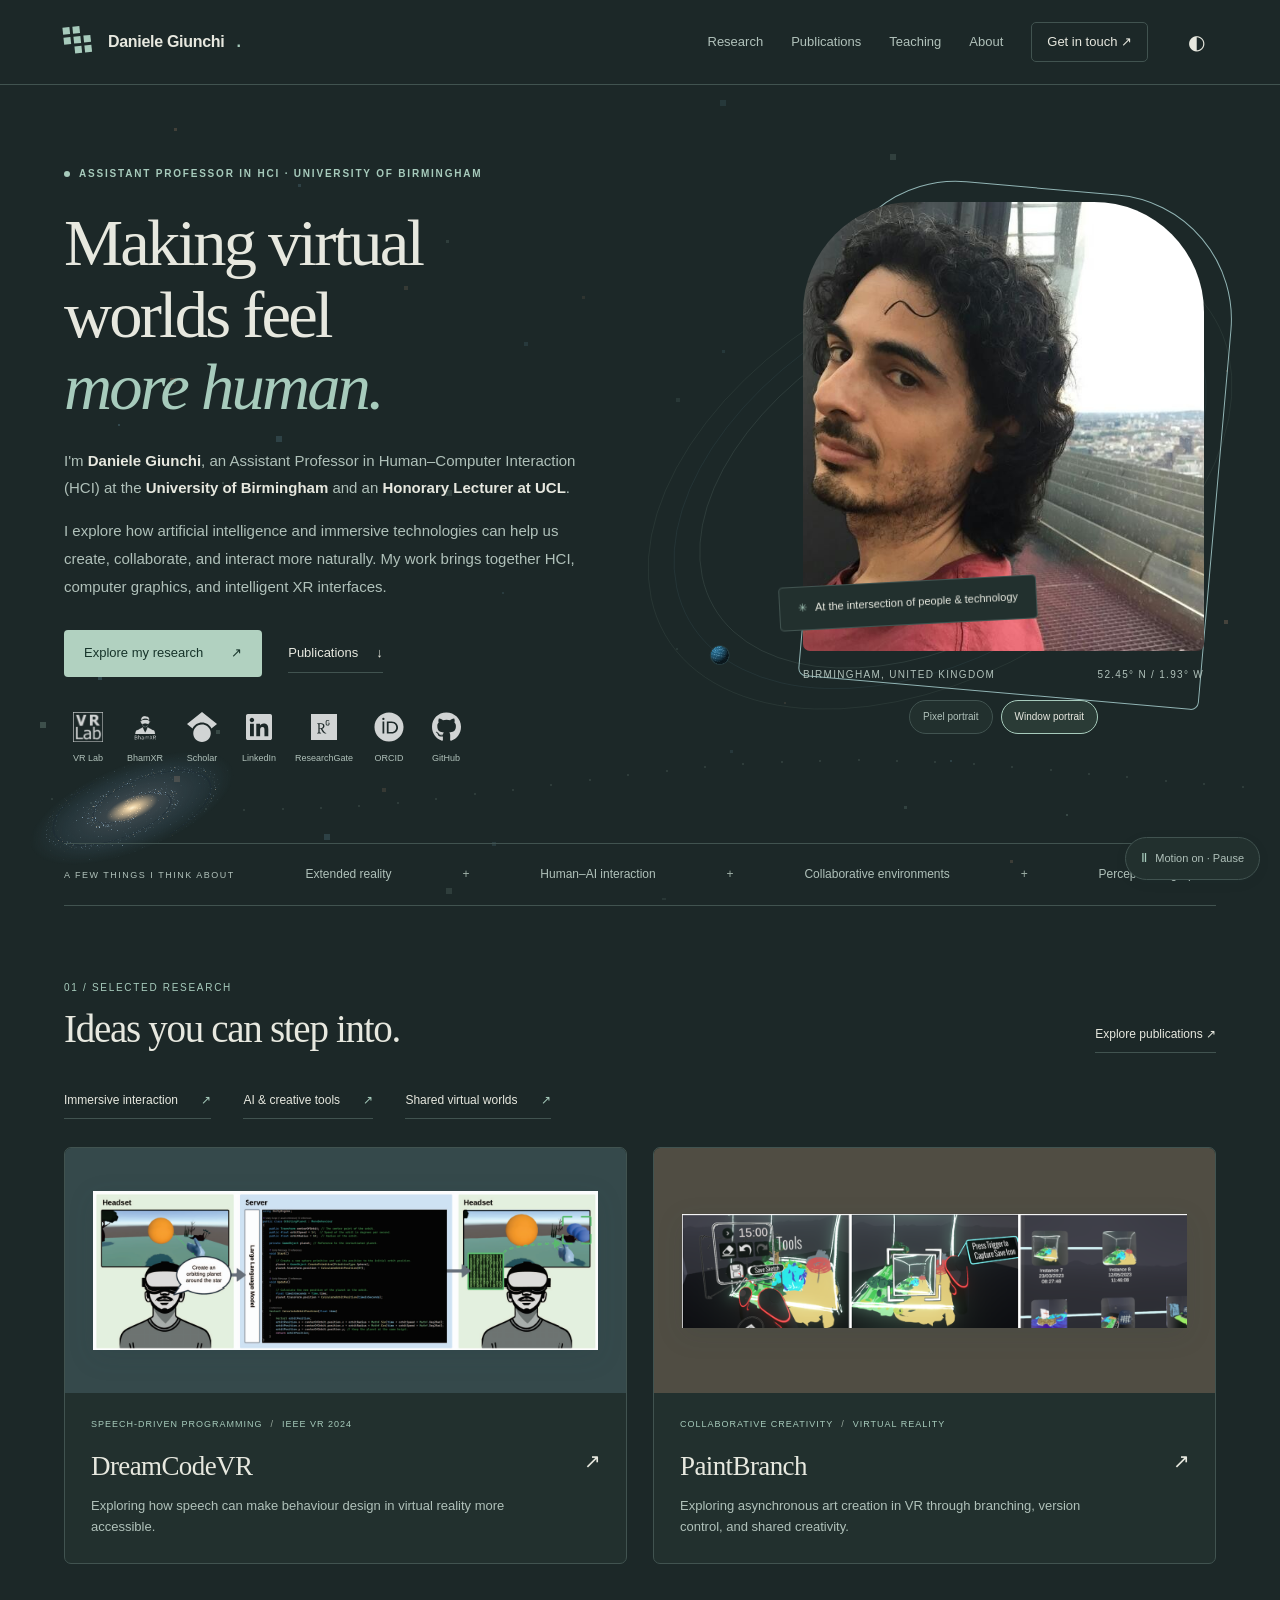
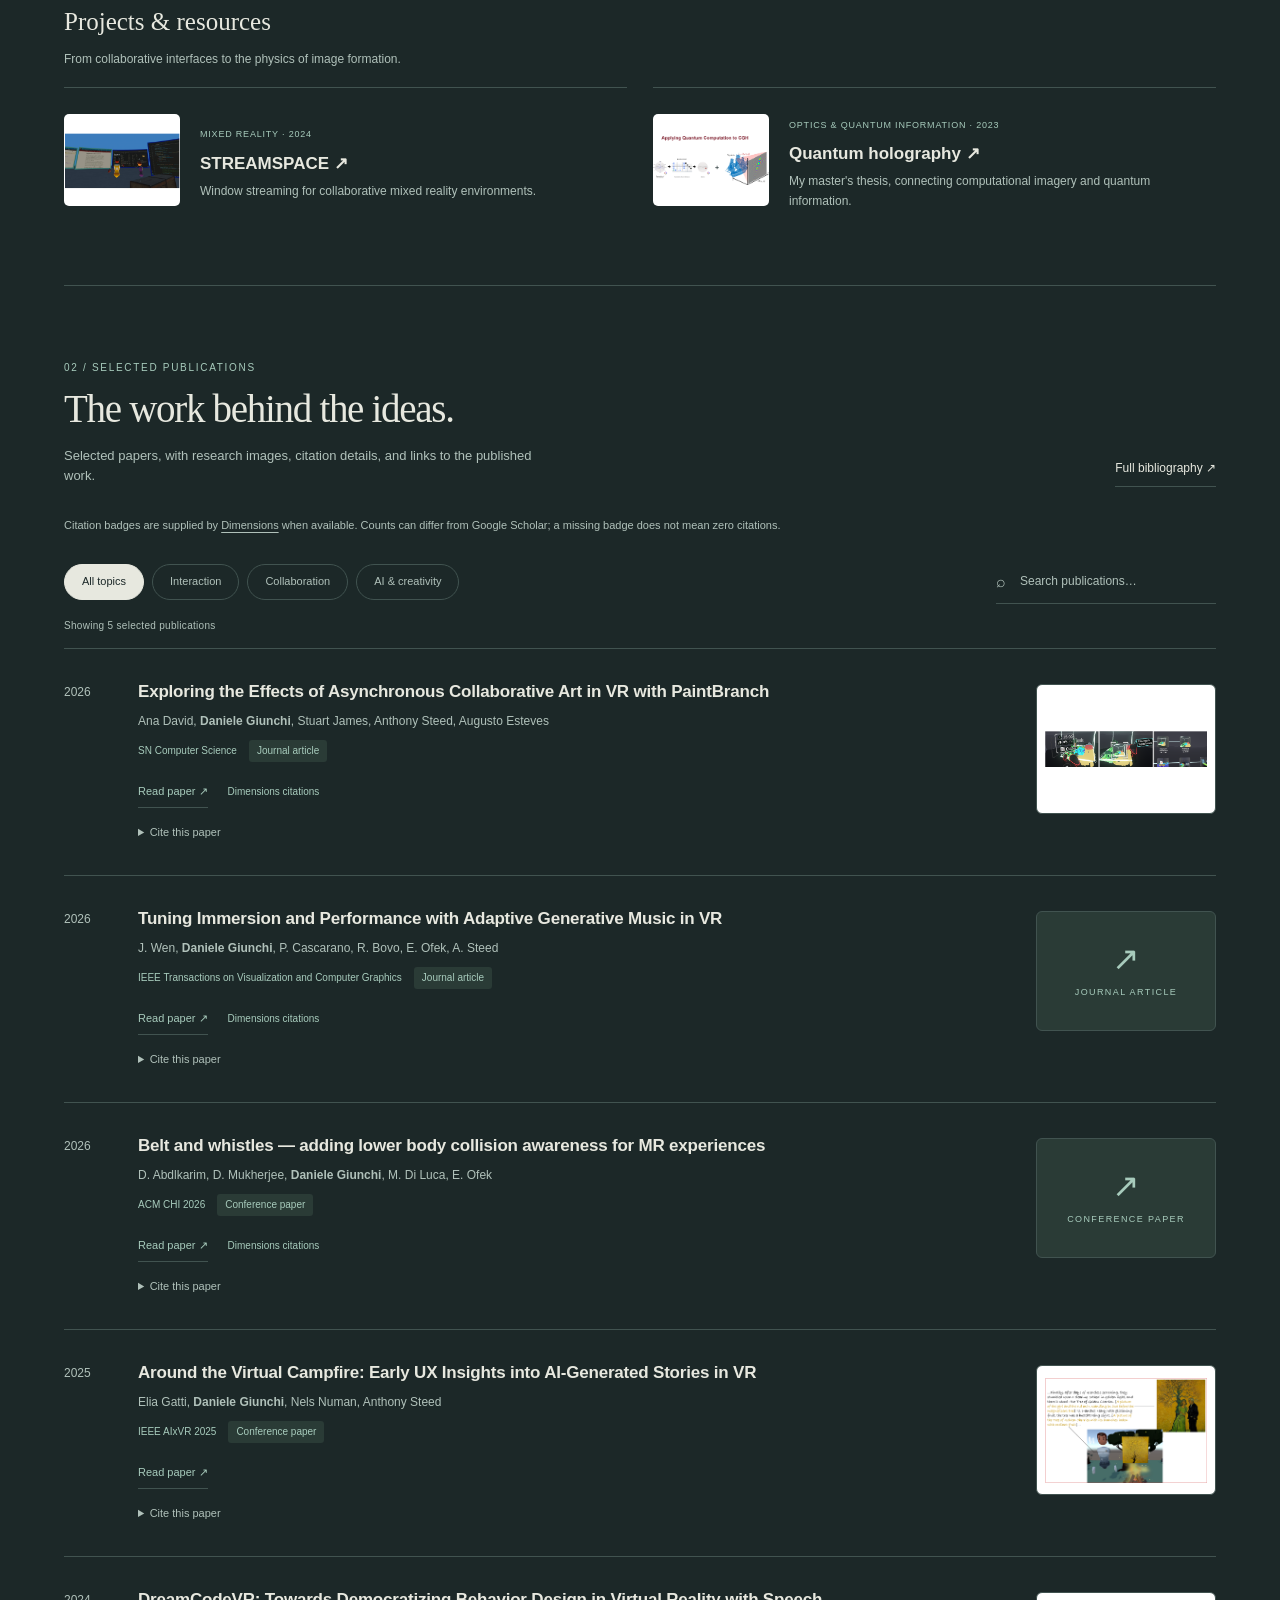
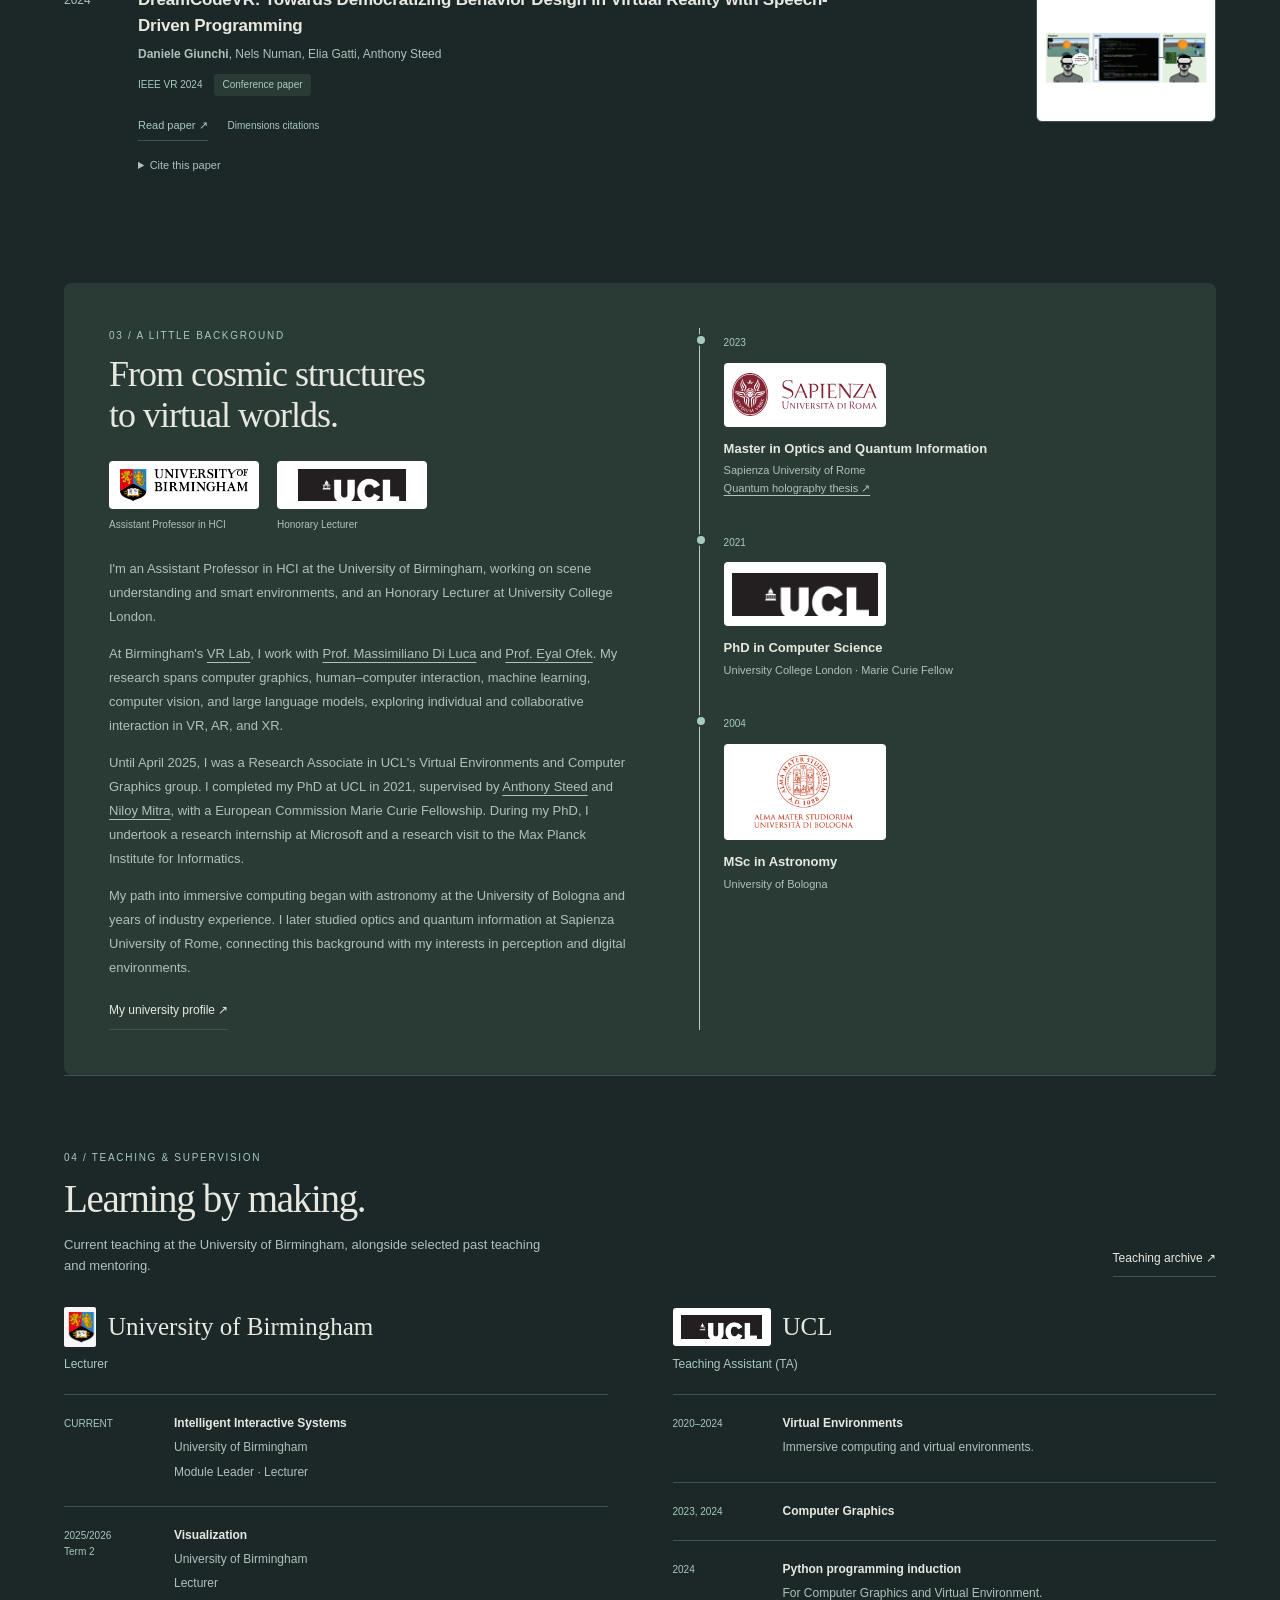
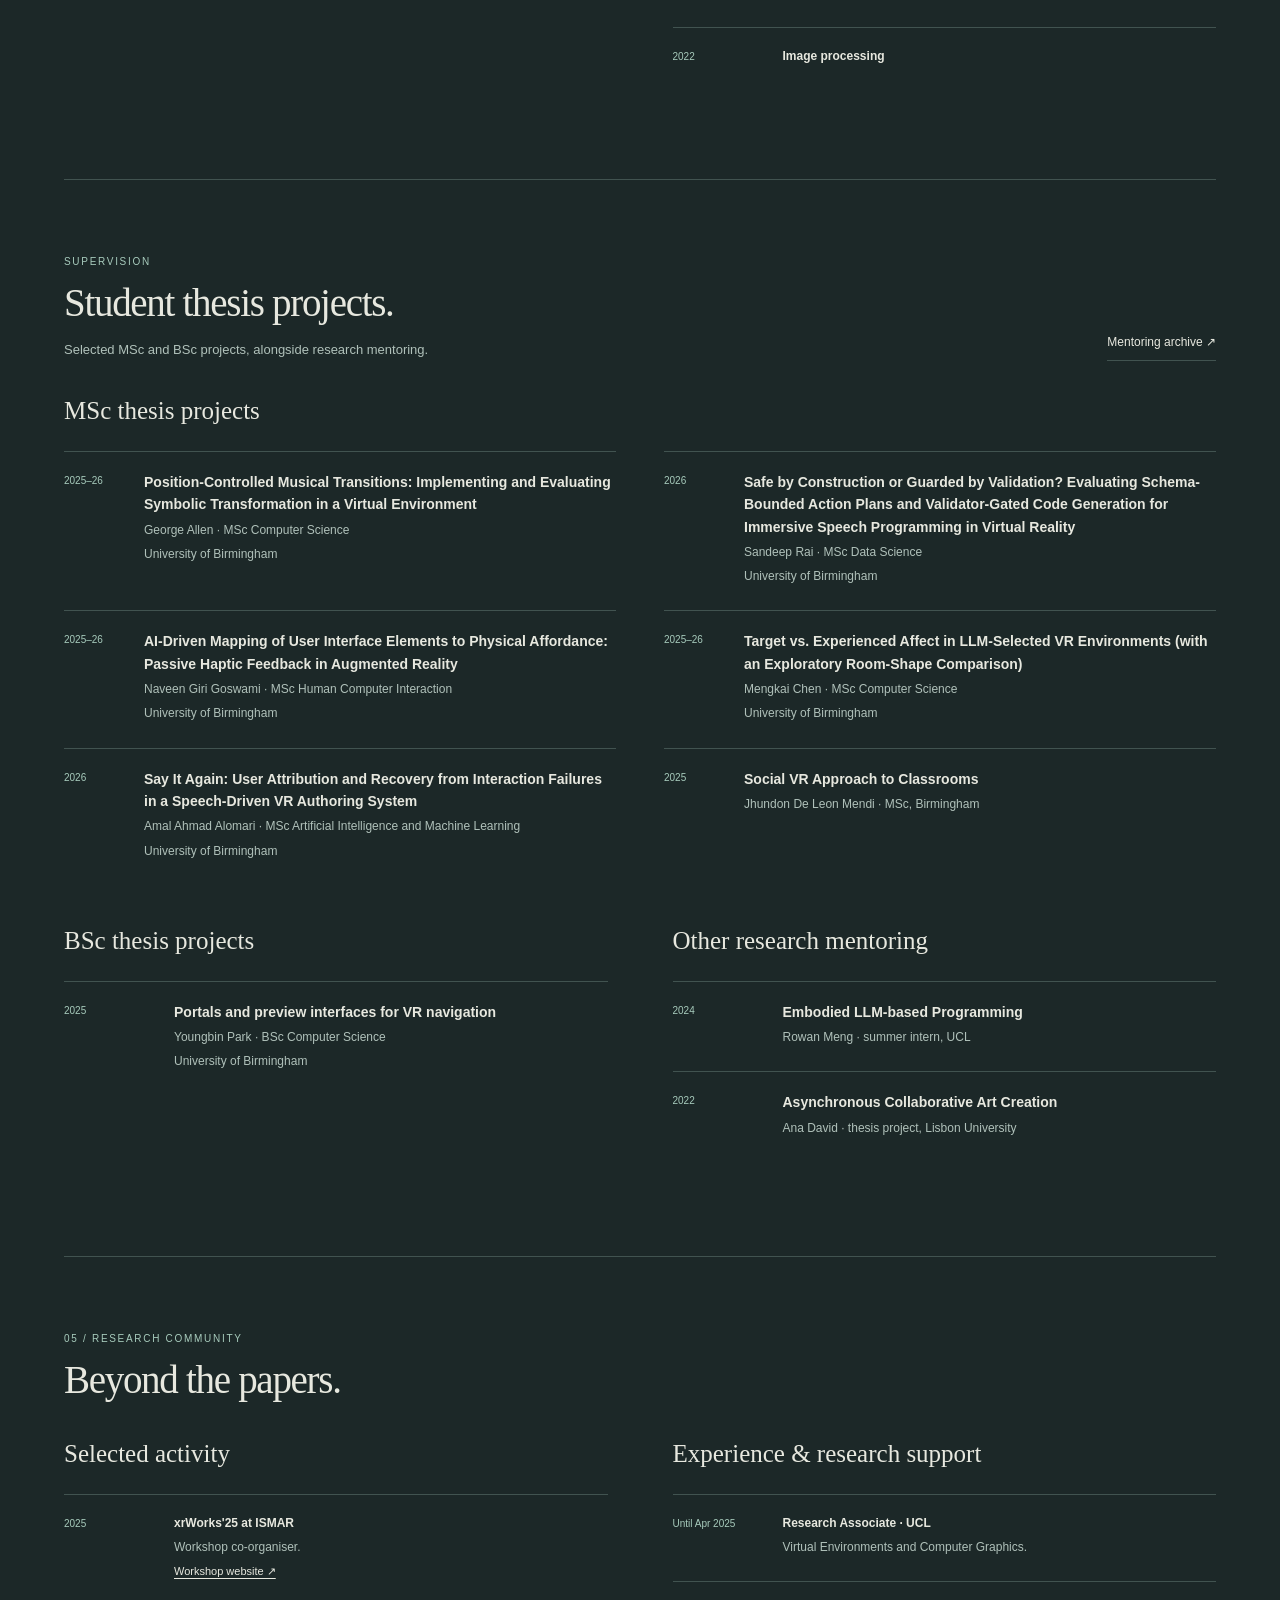
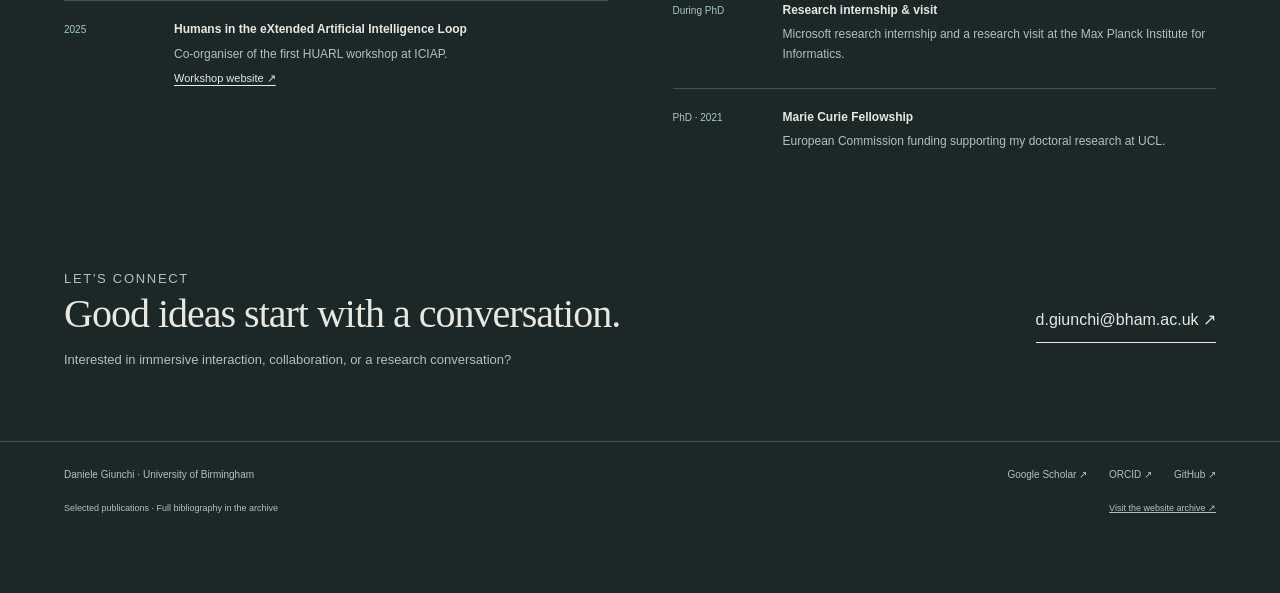
<file: index.html>
<!DOCTYPE html>

<html lang="en">
<head>
<meta charset="utf-8"/><meta content="width=device-width,initial-scale=1" name="viewport"/>

<title>Daniele Giunchi — Research in intelligent immersive environments</title>
<style>
:root{--paper:#f6f5f0;--ink:#222f30;--muted:#576765;--line:#d6ded7;--accent:#28675e;--soft:#e7ede4;--card:#fffefa;--blue:#add6e5;--serif:Georgia,"Times New Roman",serif;--sans:"Segoe UI",Arial,sans-serif}
*{box-sizing:border-box}html{scroll-behavior:smooth;scroll-padding-top:100px}body{margin:0;background:var(--paper);color:var(--ink);font-family:var(--sans);line-height:1.6}a{color:inherit;text-decoration:none}button,input{font:inherit}button,a,input{-webkit-tap-highlight-color:transparent}a:focus-visible,button:focus-visible,input:focus-visible{outline:3px solid #c37342;outline-offset:5px}a:hover{color:var(--accent)}button{cursor:pointer}.wrap{max-width:1240px;margin:auto;padding:0 44px}.skip{position:fixed;top:-100px;left:20px;z-index:20;background:var(--ink);color:white;padding:12px}.skip:focus{top:12px}.preview-note{background:#e5e8df;text-align:center;padding:7px 16px;font-size:11px;letter-spacing:.025em;color:#47524d}.preview-note strong{font-weight:600;margin-right:10px}.header{position:sticky;top:0;background:var(--paper);z-index:10;border-bottom:1px solid var(--line)}.nav{min-height:84px;display:flex;align-items:center;gap:28px}.brand{display:flex;align-items:center;gap:12px;margin-right:auto;font-size:16px;font-weight:650;letter-spacing:-.3px}.brand-symbol{width:32px;height:32px;display:grid;grid-template-columns:repeat(3,7px);grid-template-rows:repeat(3,7px);gap:3px;transform:rotate(-6deg)}.brand-symbol span{background:var(--accent)}.brand-symbol span:nth-child(3),.brand-symbol span:nth-child(7){background:transparent}.navlink{font-size:13px;color:var(--muted);padding:12px 0}.navlink:hover{color:var(--ink)}.contact-nav{border:1px solid var(--line);padding:9px 15px;border-radius:5px;font-size:13px}.theme{background:transparent;border:0;font-size:20px;color:var(--ink);width:40px;height:42px}.menu{display:none}.hero{padding:80px 0 72px;display:grid;grid-template-columns:1.3fr .8fr;gap:68px;align-items:center}.eyebrow{display:flex;align-items:center;gap:9px;text-transform:uppercase;font-size:10px;font-weight:650;letter-spacing:1.8px;color:var(--accent);margin:0 0 25px}.dot{height:6px;width:6px;border-radius:50%;background:var(--accent);flex-shrink:0}.hero h1{font-family:var(--serif);font-size:clamp(44px,5.2vw,68px);font-weight:400;letter-spacing:-2.8px;line-height:1.08;margin:0 0 24px}.hero h1 em{font-weight:400;color:var(--accent)}.intro{font-size:15px;line-height:1.85;color:var(--muted);max-width:520px}.intro strong{font-weight:650;color:var(--ink)}.hero-actions{display:flex;gap:26px;align-items:center;margin-top:30px;font-size:13px}.primary{display:inline-flex;gap:28px;align-items:center;border-radius:4px;background:var(--accent);padding:13px 20px;color:#fff}.primary:hover{color:#fff;background:#194b43}.text-link{display:inline-flex;gap:18px;align-items:center;border-bottom:1px solid var(--line);padding:8px 0}.portrait-block{position:relative;padding:0 12px 0 0}.portrait-frame{position:relative;background:var(--blue);aspect-ratio:1/1.12;border-radius:110px 110px 7px 7px;overflow:hidden}.portrait-frame img{height:100%;width:100%;object-fit:cover;object-position:center;display:block}.portrait-block:before{content:"";position:absolute;inset:-15px -5px 40px 16px;border:1px solid #91b4b4;border-radius:125px 125px 8px 8px;transform:rotate(5deg);z-index:-1}.portrait-meta{display:flex;justify-content:space-between;margin-top:16px;font-size:10px;letter-spacing:1.3px;text-transform:uppercase;color:var(--muted)}.floating-tag{position:absolute;bottom:62px;left:-24px;background:var(--card);padding:12px 18px;border:1px solid var(--line);box-shadow:0 6px 24px #26392f0a;border-radius:4px;font-size:11px;transform:rotate(-3deg)}.floating-tag span{color:var(--accent);margin-right:8px}.interests{border-top:1px solid var(--line);border-bottom:1px solid var(--line);display:flex;justify-content:space-between;gap:20px;align-items:center;padding:21px 0;font-size:12px;color:var(--muted)}.interests .label{font-size:9px;letter-spacing:1.5px;text-transform:uppercase}.interests b{font-weight:400;color:#9eafa6}.section{padding:74px 0}.section-heading{display:flex;align-items:flex-end;justify-content:space-between;gap:20px;margin-bottom:30px}.kicker{text-transform:uppercase;font-size:10px;letter-spacing:1.7px;color:var(--accent);margin:0 0 10px}.section h2{font-family:var(--serif);font-weight:400;font-size:39px;letter-spacing:-1.3px;line-height:1.2;margin:0}.section-heading>a{font-size:12px;border-bottom:1px solid var(--line);padding:8px 0}.research-grid{display:grid;grid-template-columns:1fr 1fr;gap:26px}.research-card{background:var(--card);border:1px solid var(--line);border-radius:7px;overflow:hidden;transition:transform .2s}.research-card:hover{transform:translateY(-4px)}.research-image{height:245px;background:#e1e7e9;display:flex;align-items:center;justify-content:center;padding:28px;position:relative;overflow:hidden}.research-image img{width:100%;max-height:100%;object-fit:contain;filter:drop-shadow(0 7px 13px #16343b18)}.research-image.warm{background:#e9e4db}.research-body{padding:24px 26px 25px}.research-tags{display:flex;gap:8px;align-items:center;margin-bottom:13px;font-size:9px;text-transform:uppercase;letter-spacing:1px;color:var(--accent)}.research-tags span+span:before{content:"/";margin-right:8px;color:#9aa99f}.research-body h3{font-family:var(--serif);font-weight:400;font-size:27px;letter-spacing:-.6px;margin:0 0 8px;display:flex;justify-content:space-between}.research-body h3 span{font-family:var(--sans);font-size:20px}.research-body p{font-size:13px;color:var(--muted);margin:0;max-width:420px}.pub-section{border-top:1px solid var(--line)}.pub-intro{font-size:13px;max-width:490px;color:var(--muted);margin:13px 0 0}.filterbar{display:flex;align-items:center;gap:8px;flex-wrap:wrap;margin:25px 0 8px}.chip{background:transparent;color:var(--muted);border:1px solid var(--line);border-radius:20px;padding:7px 17px;font-size:11px;min-height:36px}.chip[aria-pressed=true]{background:var(--ink);color:var(--paper);border-color:var(--ink)}.search{margin-left:auto;display:flex;align-items:center;gap:10px;color:var(--muted);border-bottom:1px solid var(--line);padding:8px 0}.search input{background:none;border:0;color:var(--ink);font-size:12px;width:200px;padding:4px}.search input::placeholder{color:var(--muted)}.results-note{font-size:10px;letter-spacing:.3px;color:var(--muted);margin:14px 0}.publication{display:grid;grid-template-columns:65px 1fr 24px;gap:12px;border-top:1px solid var(--line);padding:24px 0}.year{font-size:12px;color:var(--muted);padding-top:4px}.publication h3{font-size:16px;font-weight:600;line-height:1.5;margin:0 0 6px;letter-spacing:-.2px}.publication p{font-size:11px;color:var(--muted);margin:4px 0}.venue{display:flex;gap:12px;align-items:center;flex-wrap:wrap;margin-top:9px;font-size:10px;color:var(--accent)}.venue .type{background:var(--soft);padding:3px 8px;border-radius:3px}.paper-arrow{padding-top:2px;font-size:22px}.no-results{padding:30px 0;font-size:14px;color:var(--muted)}[hidden]{display:none!important}.about-section{background:var(--soft);border-radius:8px;display:grid;grid-template-columns:1.1fr 1fr;gap:70px;padding:45px;margin-bottom:72px}.about-section h2{font-family:var(--serif);font-weight:400;letter-spacing:-1px;font-size:36px;line-height:1.15;margin:0 0 20px}.about-copy{font-size:13px;line-height:1.85;color:var(--muted)}.about-copy a{text-decoration:underline;text-underline-offset:4px}.timeline{border-left:1px solid #becbbe;padding-left:24px}.education{position:relative;padding:0 0 23px}.education:last-child{padding:0}.education:before{content:"";position:absolute;left:-29px;top:6px;width:8px;height:8px;background:var(--accent);border-radius:50%;border:2px solid var(--soft)}.education time{font-size:10px;color:var(--accent)}.education h3{font-size:13px;font-weight:600;margin:3px 0}.education p{font-size:11px;color:var(--muted);margin:0}.contact-section{display:flex;justify-content:space-between;align-items:center;gap:40px;padding-bottom:70px}.contact-section h2{font-family:var(--serif);font-weight:400;font-size:40px;line-height:1.2;letter-spacing:-1px;margin:0 0 12px}.contact-section p{font-size:13px;color:var(--muted);margin:0}.email{font-size:16px;border-bottom:1px solid var(--ink);padding:10px 0;white-space:nowrap}.footer{border-top:1px solid var(--line);padding:25px 0;font-size:10px;color:var(--muted)}.footer-inner{display:flex;justify-content:space-between;gap:20px}.socials{display:flex;gap:22px}.footer-sub{font-size:9px;margin-top:18px;display:flex;justify-content:space-between;gap:20px}.footer-sub a{text-decoration:underline}.theme-dark{--paper:#1c2828;--ink:#e7e8df;--muted:#b0c1ba;--line:#415350;--accent:#a7cbbc;--soft:#2a3b36;--card:#22302e;--blue:#497783}.theme-dark .primary{background:#b1d1c0;color:#17342a}.theme-dark .preview-note{background:#2f3e37;color:#d3ded5}.theme-dark .research-image{background:#35494b}.theme-dark .research-image.warm{background:#504d43}.theme-dark .floating-tag{box-shadow:none}
@media(min-width:1450px){.hero{padding-top:90px;padding-bottom:85px}}
@media(max-width:900px){.wrap{padding:0 28px}.nav{gap:18px}.hero{gap:35px;padding:60px 0}.hero h1{font-size:51px}.hero .eyebrow{font-size:9px;letter-spacing:1px}.portrait-frame{border-radius:80px 80px 5px 5px}.interests{flex-wrap:wrap;justify-content:flex-start;gap:12px 22px}.about-section{gap:34px;padding:32px}.research-image{height:210px}}
@media(max-width:650px){html{scroll-padding-top:85px}.wrap{padding:0 22px}.preview-note{font-size:9px}.preview-note strong{margin-right:5px}.nav{min-height:70px;gap:8px;flex-wrap:wrap}.brand{font-size:15px}.brand-symbol{transform:scale(.8)}.menu{display:block;border:1px solid var(--line);background:none;color:var(--ink);border-radius:4px;padding:6px 11px;font-size:12px;min-height:40px}.navlink,.contact-nav{display:none}.nav.expanded .navlink,.nav.expanded .contact-nav{display:block;flex-basis:100%;padding:10px 0}.nav.expanded{padding-bottom:15px}.contact-nav{border:none}.hero{display:flex;flex-direction:column;gap:42px;padding:43px 0 35px;align-items:stretch}.hero h1{font-size:49px;letter-spacing:-2px}.eyebrow{margin-bottom:20px}.intro{font-size:14px}.portrait-block{width:83%;align-self:center}.portrait-frame{aspect-ratio:1/1.02;border-radius:90px 90px 5px 5px}.portrait-meta{font-size:9px}.floating-tag{left:-15px;bottom:52px;font-size:10px}.interests{font-size:11px;gap:9px 15px}.interests .label{flex-basis:100%;margin-bottom:4px}.section{padding:49px 0}.section h2{font-size:34px}.section-heading{align-items:flex-start;gap:16px}.section-heading>a{font-size:10px;white-space:nowrap;padding-top:26px}.research-grid{grid-template-columns:1fr;gap:22px}.research-image{height:210px}.research-body{padding:22px}.filterbar{gap:7px}.chip{padding:7px 13px}.search{margin-left:0;margin-top:12px;width:100%}.search input{width:100%;font-size:13px}.publication{grid-template-columns:43px 1fr 18px;gap:7px;padding:21px 0}.publication h3{font-size:14px}.publication p{font-size:10px}.about-section{display:block;padding:28px;margin-bottom:47px}.about-section h2{font-size:32px}.timeline{margin-top:30px}.contact-section{display:block;padding-bottom:43px}.contact-section h2{font-size:33px}.email{display:inline-block;margin-top:22px;font-size:15px}.footer-inner,.footer-sub{flex-direction:column;gap:12px}.theme{width:36px}.hero-actions{gap:24px}}
@media(prefers-reduced-motion:reduce){html{scroll-behavior:auto}*{transition:none!important}}
</style>
<link href="/assets/site/ambient.css?v=302fff6486" rel="stylesheet"/><link href="/assets/site/publications.css?v=28a4e2c281" rel="stylesheet"/><link href="/assets/site/profiles.css?v=b58e896c3b" rel="stylesheet"/><link href="/assets/site/mobile.css?v=287ca7598d" rel="stylesheet"/><link rel="canonical" href="https://dgiunchi.github.io/"/><meta name="description" content="Daniele Giunchi, Assistant Professor at the University of Birmingham. Research in intelligent XR interfaces, human-computer interaction, and collaborative virtual environments."/></head>
<body class="theme-dark"><canvas aria-hidden="true" class="ambient-canvas" id="ambient-field"></canvas><button aria-label="Pause background animation" aria-pressed="false" class="motion-toggle" type="button"><span aria-hidden="true" class="motion-icon">Ⅱ</span><span class="motion-label">Pause motion</span></button>
<a class="skip" href="#main">Skip to content</a>

<header class="header"><nav aria-label="Main navigation" class="wrap nav">
<a class="brand" href="#main"><span aria-hidden="true" class="brand-symbol"><span></span><span></span><span></span><span></span><span></span><span></span><span></span><span></span><span></span></span>Daniele Giunchi<span style="color:var(--accent)">.</span></a>
<button aria-controls="nav-research nav-publications nav-about nav-contact nav-teaching" aria-expanded="false" class="menu" type="button">Menu</button>
<a class="navlink" href="#research" id="nav-research">Research</a><a class="navlink" href="#publications" id="nav-publications">Publications</a><a class="navlink" href="#teaching" id="nav-teaching">Teaching</a><a class="navlink" href="#about" id="nav-about">About</a><a class="contact-nav" href="#contact" id="nav-contact">Get in touch ↗</a><button aria-label="Switch to light theme" class="theme" title="Switch theme" type="button">◐</button>
</nav></header>
<main class="wrap" id="main">
<section aria-labelledby="hero-title" class="hero"><div>
<p class="eyebrow"><span class="dot"></span>Assistant Professor in HCI · University of Birmingham</p>
<h1 id="hero-title">Making virtual<br/>worlds feel<br/><em>more human.</em></h1>
<p class="intro">I'm <strong>Daniele Giunchi</strong>, an Assistant Professor in Human–Computer Interaction (HCI) at the <strong>University of Birmingham</strong> and an <strong>Honorary Lecturer at UCL</strong>.</p>
<p class="intro">I explore how artificial intelligence and immersive technologies can help us create, collaborate, and interact more naturally. My work brings together HCI, computer graphics, and intelligent XR interfaces.</p>
<div class="hero-actions"><a class="primary" href="#research">Explore my research <span aria-hidden="true">↗</span></a><a class="text-link" href="#publications">Publications <span aria-hidden="true">↓</span></a></div><nav aria-label="Research affiliations and profiles" class="profile-icons"><a aria-label="VR Lab — affiliated faculty" class="profile-icon" href="https://virtualrealitylab.netlify.app/" title="VR Lab — affiliated faculty"><img alt="" height="32" src="/assets/site/icons/vrlab.png" width="32"/><span>VR Lab</span></a><a aria-label="BhamXR — research network" class="profile-icon" href="https://www.birmingham.ac.uk/research/centres-institutes/bhamxr" title="BhamXR — research network"><img alt="" height="32" src="/assets/site/icons/bhamxr.svg" width="32"/><span>BhamXR</span></a><a aria-label="Daniele Giunchi on Google Scholar" class="profile-icon" href="https://scholar.google.com/citations?user=04u9QAIAAAAJ" title="Daniele Giunchi on Google Scholar"><img alt="" height="32" src="/assets/site/icons/google-scholar.svg" width="32"/><span>Scholar</span></a><a aria-label="Daniele Giunchi on LinkedIn" class="profile-icon" href="https://www.linkedin.com/in/dgiunchi/" title="Daniele Giunchi on LinkedIn"><img alt="" height="32" src="/assets/site/icons/linkedin.svg" width="32"/><span>LinkedIn</span></a><a aria-label="Daniele Giunchi on ResearchGate" class="profile-icon" href="https://www.researchgate.net/profile/Daniele-Giunchi" title="Daniele Giunchi on ResearchGate"><img alt="" height="32" src="/assets/site/icons/researchgate.svg" width="32"/><span>ResearchGate</span></a><a aria-label="Daniele Giunchi on ORCID" class="profile-icon" href="https://orcid.org/0000-0003-1674-8876" title="Daniele Giunchi on ORCID"><img alt="" height="32" src="/assets/site/icons/orcid.svg" width="32"/><span>ORCID</span></a><a aria-label="Daniele Giunchi on GitHub" class="profile-icon" href="https://github.com/dgiunchi" title="Daniele Giunchi on GitHub"><img alt="" height="32" src="/assets/site/icons/github.svg" width="32"/><span>GitHub</span></a></nav>
</div><div class="portrait-block"><div class="portrait-frame"><img alt="Daniele Giunchi beside a window overlooking a city" height="640" id="hero-portrait" src="/assets/site/portrait-window-original.png" width="640"/></div><div class="floating-tag"><span aria-hidden="true">✳</span>At the intersection of people &amp; technology</div><div class="portrait-meta"><span>Birmingham, United Kingdom</span><span>52.45° N / 1.93° W</span></div><div aria-label="Choose portrait" class="portrait-choices" role="group"><button aria-pressed="false" class="portrait-choice" data-alt="Pixel-art portrait of Daniele Giunchi" data-portrait="/assets/site/portrait-pixel.png" type="button">Pixel portrait</button><button aria-pressed="true" class="portrait-choice" data-alt="Daniele Giunchi beside a window overlooking a city" data-portrait="/assets/site/portrait-window-original.png" type="button">Window portrait</button></div></div></section>
<div class="interests"><span class="label">A few things I think about</span><span>Extended reality</span><b aria-hidden="true">+</b><span>Human–AI interaction</span><b aria-hidden="true">+</b><span>Collaborative environments</span><b aria-hidden="true">+</b><span>Perception &amp; graphics</span></div>
<section aria-labelledby="research-title" class="section" id="research"><div class="section-heading"><div><p class="kicker">01 / Selected research</p><h2 id="research-title">Ideas you can step into.</h2></div><a href="#publications">Explore publications ↗</a></div>
<div aria-label="Explore research themes" class="topic-links"><a data-topic-link="interaction" href="#publications">Immersive interaction <span>↗</span></a><a data-topic-link="ai" href="#publications">AI &amp; creative tools <span>↗</span></a><a data-topic-link="collaboration" href="#publications">Shared virtual worlds <span>↗</span></a></div><div class="research-grid">
<a class="research-card" href="https://doi.org/10.1109/VR58804.2024.00078"><div class="research-image"><img alt="Research figure from DreamCodeVR" loading="lazy" src="/images/2024_IEEEVR_DreamCodeVR.png"/></div><div class="research-body"><div class="research-tags"><span>Speech-driven programming</span><span>IEEE VR 2024</span></div><h3>DreamCodeVR <span aria-hidden="true">↗</span></h3><p>Exploring how speech can make behaviour design in virtual reality more accessible.</p></div></a>
<a class="research-card" href="https://doi.org/10.1007/s42979-026-04980-z"><div class="research-image warm"><img alt="Research figure from the PaintBranch virtual reality art project" loading="lazy" src="/images/2025_IEEE_VR_Paintbranch.png"/></div><div class="research-body"><div class="research-tags"><span>Collaborative creativity</span><span>Virtual reality</span></div><h3>PaintBranch <span aria-hidden="true">↗</span></h3><p>Exploring asynchronous art creation in VR through branching, version control, and shared creativity.</p></div></a>
</div><div class="resource-heading"><h3>Projects &amp; resources</h3><p>From collaborative interfaces to the physics of image formation.</p></div><div class="resource-grid"><a class="resource-card" href="https://discovery.ucl.ac.uk/id/eprint/10190411/"><img alt="Research figure from STREAMSPACE" loading="lazy" src="/images/2024_IEEEVR_StreamSpace.png"/><div><span class="kicker">Mixed reality · 2024</span><h3>STREAMSPACE ↗</h3><p>Window streaming for collaborative mixed reality environments.</p></div></a><a class="resource-card" href="/store/TowardsQuantumComputerGeneratedHolography.pdf"><img alt="Figure from the quantum computer generated holography thesis" loading="lazy" src="/images/0000_quantum_qcgh.png"/><div><span class="kicker">Optics &amp; quantum information · 2023</span><h3>Quantum holography ↗</h3><p>My master's thesis, connecting computational imagery and quantum information.</p></div></a></div></section>
<section aria-labelledby="pub-title" class="section pub-section" id="publications"><div class="section-heading"><div><p class="kicker">02 / Selected publications</p><h2 id="pub-title">The work behind the ideas.</h2><p class="pub-intro">Selected papers, with research images, citation details, and links to the published work.</p></div><a href="/legacy.html#publications">Full bibliography ↗</a></div>
<p class="metrics-note">Citation badges are supplied by <a href="https://badge.dimensions.ai/">Dimensions</a> when available. Counts can differ from Google Scholar; a missing badge does not mean zero citations.</p><div aria-label="Publication filters" class="filterbar"><button aria-pressed="true" class="chip" data-filter="all">All topics</button><button aria-pressed="false" class="chip" data-filter="interaction">Interaction</button><button aria-pressed="false" class="chip" data-filter="collaboration">Collaboration</button><button aria-pressed="false" class="chip" data-filter="ai">AI &amp; creativity</button><label class="search"><span aria-hidden="true">⌕</span><input aria-label="Search publications" id="paper-search" placeholder="Search publications…" type="search"/></label></div>
<p aria-live="polite" class="results-note" id="result-count">Showing 5 selected publications</p>
<div id="paper-list">
<article class="publication" data-topics="collaboration"><div class="year">2026</div><div class="publication-body"><h3><a href="https://doi.org/10.1007/s42979-026-04980-z">Exploring the Effects of Asynchronous Collaborative Art in VR with PaintBranch</a></h3><p>Ana David, <strong>Daniele Giunchi</strong>, Stuart James, Anthony Steed, Augusto Esteves</p><div class="venue"><span>SN Computer Science</span><span class="type">Journal article</span></div><div class="paper-actions"><a href="https://doi.org/10.1007/s42979-026-04980-z">Read paper ↗</a><div class="paper-metrics"><span class="__dimensions_badge_embed__" data-doi="10.1007/s42979-026-04980-z" data-hide-zero-citations="true" data-legend="hover-left" data-style="small_circle"></span><a href="https://badge.dimensions.ai/">Dimensions citations</a></div></div><details class="citation-details"><summary>Cite this paper</summary><p class="citation-text">Ana David, Daniele Giunchi, Stuart James, Anthony Steed, Augusto Esteves (2026). Exploring the Effects of Asynchronous Collaborative Art in VR with PaintBranch. SN Computer Science. https://doi.org/10.1007/s42979-026-04980-z</p><button class="copy-citation" type="button">Copy citation</button></details></div><a aria-label="View publication: Exploring the Effects of Asynchronous Collaborative Art in VR with PaintBranch" class="paper-thumbnail" href="https://doi.org/10.1007/s42979-026-04980-z"><img alt="Figure from the PaintBranch project, first presented in 2025" height="120" loading="lazy" src="/images/2025_IEEE_VR_Paintbranch.png" width="180"/></a></article>
<article class="publication" data-topics="interaction ai"><div class="year">2026</div><div class="publication-body"><h3><a href="https://doi.org/10.1109/TVCG.2026.3679907">Tuning Immersion and Performance with Adaptive Generative Music in VR</a></h3><p>J. Wen, <strong>Daniele Giunchi</strong>, P. Cascarano, R. Bovo, E. Ofek, A. Steed</p><div class="venue"><span>IEEE Transactions on Visualization and Computer Graphics</span><span class="type">Journal article</span></div><div class="paper-actions"><a href="https://doi.org/10.1109/TVCG.2026.3679907">Read paper ↗</a><div class="paper-metrics"><span class="__dimensions_badge_embed__" data-doi="10.1109/TVCG.2026.3679907" data-hide-zero-citations="true" data-legend="hover-left" data-style="small_circle"></span><a href="https://badge.dimensions.ai/">Dimensions citations</a></div></div><details class="citation-details"><summary>Cite this paper</summary><p class="citation-text">J. Wen, Daniele Giunchi, P. Cascarano, R. Bovo, E. Ofek, A. Steed (2026). Tuning Immersion and Performance with Adaptive Generative Music in VR. IEEE Transactions on Visualization and Computer Graphics. https://doi.org/10.1109/TVCG.2026.3679907</p><button class="copy-citation" type="button">Copy citation</button></details></div><div aria-hidden="true" class="paper-thumbnail paper-type"><span>↗</span><small>JOURNAL ARTICLE</small></div></article>
<article class="publication" data-topics="interaction"><div class="year">2026</div><div class="publication-body"><h3><a href="https://doi.org/10.1145/3772318.3793143">Belt and whistles — adding lower body collision awareness for MR experiences</a></h3><p>D. Abdlkarim, D. Mukherjee, <strong>Daniele Giunchi</strong>, M. Di Luca, E. Ofek</p><div class="venue"><span>ACM CHI 2026</span><span class="type">Conference paper</span></div><div class="paper-actions"><a href="https://doi.org/10.1145/3772318.3793143">Read paper ↗</a><div class="paper-metrics"><span class="__dimensions_badge_embed__" data-doi="10.1145/3772318.3793143" data-hide-zero-citations="true" data-legend="hover-left" data-style="small_circle"></span><a href="https://badge.dimensions.ai/">Dimensions citations</a></div></div><details class="citation-details"><summary>Cite this paper</summary><p class="citation-text">D. Abdlkarim, D. Mukherjee, Daniele Giunchi, M. Di Luca, E. Ofek (2026). Belt and whistles — adding lower body collision awareness for MR experiences. ACM CHI 2026. https://doi.org/10.1145/3772318.3793143</p><button class="copy-citation" type="button">Copy citation</button></details></div><div aria-hidden="true" class="paper-thumbnail paper-type"><span>↗</span><small>CONFERENCE PAPER</small></div></article>
<article class="publication" data-topics="ai collaboration"><div class="year">2025</div><div class="publication-body"><h3><a href="https://discovery.ucl.ac.uk/id/eprint/10204631/">Around the Virtual Campfire: Early UX Insights into AI-Generated Stories in VR</a></h3><p>Elia Gatti, <strong>Daniele Giunchi</strong>, Nels Numan, Anthony Steed</p><div class="venue"><span>IEEE AIxVR 2025</span><span class="type">Conference paper</span></div><div class="paper-actions"><a href="https://discovery.ucl.ac.uk/id/eprint/10204631/">Read paper ↗</a></div><details class="citation-details"><summary>Cite this paper</summary><p class="citation-text">Elia Gatti, Daniele Giunchi, Nels Numan, Anthony Steed (2025). Around the Virtual Campfire: Early UX Insights into AI-Generated Stories in VR. IEEE AIxVR 2025. https://discovery.ucl.ac.uk/id/eprint/10204631/</p><button class="copy-citation" type="button">Copy citation</button></details></div><a aria-label="View publication: Around the Virtual Campfire: Early UX Insights into AI-Generated Stories in VR" class="paper-thumbnail" href="https://discovery.ucl.ac.uk/id/eprint/10204631/"><img alt="Research figure from Around the Virtual Campfire" height="120" loading="lazy" src="/images/2025_AIXVR_Campfire.png" width="180"/></a></article>
<article class="publication" data-topics="ai interaction"><div class="year">2024</div><div class="publication-body"><h3><a href="https://doi.org/10.1109/VR58804.2024.00078">DreamCodeVR: Towards Democratizing Behavior Design in Virtual Reality with Speech-Driven Programming</a></h3><p><strong>Daniele Giunchi</strong>, Nels Numan, Elia Gatti, Anthony Steed</p><div class="venue"><span>IEEE VR 2024</span><span class="type">Conference paper</span></div><div class="paper-actions"><a href="https://doi.org/10.1109/VR58804.2024.00078">Read paper ↗</a><div class="paper-metrics"><span class="__dimensions_badge_embed__" data-doi="10.1109/VR58804.2024.00078" data-hide-zero-citations="true" data-legend="hover-left" data-style="small_circle"></span><a href="https://badge.dimensions.ai/">Dimensions citations</a></div></div><details class="citation-details"><summary>Cite this paper</summary><p class="citation-text">Daniele Giunchi, Nels Numan, Elia Gatti, Anthony Steed (2024). DreamCodeVR: Towards Democratizing Behavior Design in Virtual Reality with Speech-Driven Programming. IEEE VR 2024. https://doi.org/10.1109/VR58804.2024.00078</p><button class="copy-citation" type="button">Copy citation</button></details></div><a aria-label="View publication: DreamCodeVR: Towards Democratizing Behavior Design in Virtual Reality with Speech-Driven Programming" class="paper-thumbnail" href="https://doi.org/10.1109/VR58804.2024.00078"><img alt="Research figure from DreamCodeVR" height="120" loading="lazy" src="/images/2024_IEEEVR_DreamCodeVR.png" width="180"/></a></article>
</div><p class="no-results" hidden="">No papers match these filters. Try another topic or search term.</p>
</section>
<section aria-labelledby="about-title" class="about-section" id="about"><div><p class="kicker">03 / A little background</p><h2 id="about-title">From cosmic structures<br/>to virtual worlds.</h2><div aria-label="Current academic affiliations" class="affiliation-logos"><a href="https://www.birmingham.ac.uk/staff/profiles/computer-science/academic-staff/giunchi-daniele"><img alt="University of Birmingham" height="42" src="/assets/site/icons/birmingham.jpg" width="140"/><span>Assistant Professor in HCI</span></a><a href="https://www.ucl.ac.uk/"><span class="ucl-logo-surface"><img alt="University College London" class="ucl-supplied-mark" height="42" src="/assets/site/icons/ucl-supplied.png" width="140"/></span><span>Honorary Lecturer</span></a></div><p class="about-copy">I'm an Assistant Professor in HCI at the University of Birmingham, working on scene understanding and smart environments, and an Honorary Lecturer at University College London.</p><p class="about-copy">At Birmingham's <a href="https://virtualrealitylab.netlify.app/">VR Lab</a>, I work with <a href="https://massimilianodiluca.info/">Prof. Massimiliano Di Luca</a> and <a href="https://eyalofek.org/">Prof. Eyal Ofek</a>. My research spans computer graphics, human–computer interaction, machine learning, computer vision, and large language models, exploring individual and collaborative interaction in VR, AR, and XR.</p><p class="about-copy">Until April 2025, I was a Research Associate in UCL's Virtual Environments and Computer Graphics group. I completed my PhD at UCL in 2021, supervised by <a href="https://wp.cs.ucl.ac.uk/anthonysteed/">Anthony Steed</a> and <a href="https://www0.cs.ucl.ac.uk/staff/N.Mitra/">Niloy Mitra</a>, with a European Commission Marie Curie Fellowship. During my PhD, I undertook a research internship at Microsoft and a research visit to the Max Planck Institute for Informatics.</p><p class="about-copy">My path into immersive computing began with astronomy at the University of Bologna and years of industry experience. I later studied optics and quantum information at Sapienza University of Rome, connecting this background with my interests in perception and digital environments.</p><a class="text-link" href="https://www.birmingham.ac.uk/staff/profiles/computer-science/academic-staff/giunchi-daniele" style="font-size:12px">My university profile ↗</a></div>
<div class="timeline"><div class="education" id="quantum"><time>2023</time><a class="education-logo" href="https://www.uniroma1.it/en"><img alt="Sapienza University of Rome" height="54" loading="lazy" src="/assets/site/icons/sapienza.svg" width="150"/></a><h3>Master in Optics and Quantum Information</h3><p>Sapienza University of Rome</p><p><a href="/store/TowardsQuantumComputerGeneratedHolography.pdf" style="text-decoration:underline;text-underline-offset:3px">Quantum holography thesis ↗</a></p></div><div class="education"><time>2021</time><a class="education-logo" href="https://www.ucl.ac.uk/"><img alt="University College London" class="ucl-supplied-mark" height="54" loading="lazy" src="/assets/site/icons/ucl-supplied.png" width="150"/></a><h3>PhD in Computer Science</h3><p>University College London · Marie Curie Fellow</p></div><div class="education"><time>2004</time><a class="education-logo" href="https://www.unibo.it/en"><img alt="University of Bologna" height="54" loading="lazy" src="/assets/site/icons/university-bologna.png" width="150"/></a><h3>MSc in Astronomy</h3><p>University of Bologna</p></div></div></section>
<section aria-labelledby="teaching-title" class="section teaching-section" id="teaching"><div class="section-heading"><div><p class="kicker">04 / Teaching &amp; supervision</p><h2 id="teaching-title">Learning by making.</h2><p class="pub-intro">Current teaching at the University of Birmingham, alongside selected past teaching and mentoring.</p></div><a href="/legacy.html#teaching">Teaching archive ↗</a></div><div class="academic-grid"><div><h3 class="institution-heading"><img alt="" class="teaching-crest" height="40" src="/assets/site/icons/birmingham-crest.png" width="32"/><span>University of Birmingham</span></h3><p class="teaching-role">Lecturer</p><ul class="record-list"><li><span class="kicker" style="letter-spacing:0;font-size:10px;padding-top:2px">Current</span><div><strong>Intelligent Interactive Systems</strong><p>University of Birmingham</p><p>Module Leader · Lecturer</p></div></li><li><span class="teaching-term">2025/2026<br/>Term 2</span><div><strong>Visualization</strong><p>University of Birmingham</p><p>Lecturer</p></div></li></ul></div><div><h3 class="institution-heading"><span class="teaching-ucl-mark"><img alt="" class="ucl-supplied-mark" height="24" src="/assets/site/icons/ucl-supplied.png" width="82"/></span><span>UCL</span></h3><p class="teaching-role">Teaching Assistant (TA)</p><ul class="record-list"><li><time>2020–2024</time><div><strong>Virtual Environments</strong><p>Immersive computing and virtual environments.</p></div></li><li><time>2023, 2024</time><div><strong>Computer Graphics</strong></div></li><li><time>2024</time><div><strong>Python programming induction</strong><p>For Computer Graphics and Virtual Environment.</p></div></li><li><time>2022</time><div><strong>Image processing</strong></div></li></ul></div></div></section><section aria-labelledby="mentoring-title" class="section supervision-section" id="mentoring"><div class="section-heading"><div><p class="kicker">Supervision</p><h2 id="mentoring-title">Student thesis projects.</h2><p class="pub-intro">Selected MSc and BSc projects, alongside research mentoring.</p></div><a href="/legacy.html#mentoring">Mentoring archive ↗</a></div><h3 class="thesis-group-title">MSc thesis projects</h3><ul class="record-list thesis-grid"><li><time>2025–26</time><div><strong>Position-Controlled Musical Transitions: Implementing and Evaluating Symbolic Transformation in a Virtual Environment</strong><p>George Allen · MSc Computer Science</p><p>University of Birmingham</p></div></li><li><time>2026</time><div><strong>Safe by Construction or Guarded by Validation? Evaluating Schema-Bounded Action Plans and Validator-Gated Code Generation for Immersive Speech Programming in Virtual Reality</strong><p>Sandeep Rai · MSc Data Science</p><p>University of Birmingham</p></div></li><li><time>2025–26</time><div><strong>AI-Driven Mapping of User Interface Elements to Physical Affordance: Passive Haptic Feedback in Augmented Reality</strong><p>Naveen Giri Goswami · MSc Human Computer Interaction</p><p>University of Birmingham</p></div></li><li><time>2025–26</time><div><strong>Target vs. Experienced Affect in LLM-Selected VR Environments (with an Exploratory Room-Shape Comparison)</strong><p>Mengkai Chen · MSc Computer Science</p><p>University of Birmingham</p></div></li><li><time>2026</time><div><strong>Say It Again: User Attribution and Recovery from Interaction Failures in a Speech-Driven VR Authoring System</strong><p>Amal Ahmad Alomari · MSc Artificial Intelligence and Machine Learning</p><p>University of Birmingham</p></div></li><li><time>2025</time><div><strong>Social VR Approach to Classrooms</strong><p>Jhundon De Leon Mendi · MSc, Birmingham</p></div></li></ul><div class="academic-grid"><div><h3>BSc thesis projects</h3><ul class="record-list"><li><time>2025</time><div><strong>Portals and preview interfaces for VR navigation</strong><p>Youngbin Park · BSc Computer Science</p><p>University of Birmingham</p></div></li></ul></div><div><h3>Other research mentoring</h3><ul class="record-list"><li><time>2024</time><div><strong>Embodied LLM-based Programming</strong><p>Rowan Meng · summer intern, UCL</p></div></li><li><time>2022</time><div><strong>Asynchronous Collaborative Art Creation</strong><p>Ana David · thesis project, Lisbon University</p></div></li></ul></div></div></section>
<span id="news"></span><section aria-labelledby="activity-title" class="section activity-section" id="activity"><div class="section-heading"><div><p class="kicker">05 / Research community</p><h2 id="activity-title">Beyond the papers.</h2></div></div><div class="academic-grid"><div><h3>Selected activity</h3><ul class="record-list"><li><time>2025</time><div><strong>xrWorks'25 at ISMAR</strong><p>Workshop co-organiser.</p><a href="https://sites.google.com/view/xrworks25/home">Workshop website ↗</a></div></li><li><time>2025</time><div><strong>Humans in the eXtended Artificial Intelligence Loop</strong><p>Co-organiser of the first HUARL workshop at ICIAP.</p><a href="https://sites.google.com/view/huarl-iciap-2025/">Workshop website ↗</a></div></li></ul></div><div><h3>Experience &amp; research support</h3><ul class="record-list"><li><time>Until Apr 2025</time><div><strong>Research Associate · UCL</strong><p>Virtual Environments and Computer Graphics.</p></div></li><li><time>During PhD</time><div><strong>Research internship &amp; visit</strong><p>Microsoft research internship and a research visit at the Max Planck Institute for Informatics.</p></div></li><li><time>PhD · 2021</time><div><strong>Marie Curie Fellowship</strong><p>European Commission funding supporting my doctoral research at UCL.</p></div></li></ul></div></div></section>
<section class="contact-section" id="contact"><div><p class="kicker">Let's connect</p><h2>Good ideas start with a conversation.</h2><p>Interested in immersive interaction, collaboration, or a research conversation?</p></div><a class="email" href="mailto:d.giunchi@bham.ac.uk">d.giunchi@bham.ac.uk ↗</a></section>
</main>
<footer class="footer"><div class="wrap"><div class="footer-inner"><span>Daniele Giunchi · University of Birmingham</span><div class="socials"><a href="https://scholar.google.com/citations?user=04u9QAIAAAAJ">Google Scholar ↗</a><a href="https://orcid.org/0000-0003-1674-8876">ORCID ↗</a><a href="https://github.com/dgiunchi">GitHub ↗</a></div></div><div class="footer-sub"><span>Selected publications · Full bibliography in the archive</span><a href="/legacy.html">Visit the website archive ↗</a></div></div></footer>
<script>
const filterButtons=[...document.querySelectorAll('[data-filter]')], papers=[...document.querySelectorAll('.publication')], search=document.querySelector('#paper-search');let topic='all';
function filterPapers(){const query=search.value.trim().toLocaleLowerCase();let count=0;papers.forEach(paper=>{const match=(topic==='all'||paper.dataset.topics.split(' ').includes(topic))&&paper.textContent.toLocaleLowerCase().includes(query);paper.hidden=!match;if(match)count++});document.querySelector('#result-count').textContent='Showing '+count+' of '+papers.length+' selected publications';document.querySelector('.no-results').hidden=count!==0}
filterButtons.forEach(button=>button.addEventListener('click',()=>{topic=button.dataset.filter;filterButtons.forEach(b=>b.setAttribute('aria-pressed',String(b===button)));filterPapers()}));search.addEventListener('input',filterPapers);
document.querySelector('.theme').addEventListener('click',event=>{const dark=document.body.classList.toggle('theme-dark');event.currentTarget.setAttribute('aria-label',dark?'Switch to light theme':'Switch to dark theme')});
document.addEventListener('keydown',event=>{if(event.key==='Escape'&&nav.classList.contains('expanded')){nav.classList.remove('expanded');menu.setAttribute('aria-expanded','false');menu.focus()}});
const menu=document.querySelector('.menu'),nav=document.querySelector('.nav');menu.addEventListener('click',()=>{const expanded=nav.classList.toggle('expanded');menu.setAttribute('aria-expanded',String(expanded))});document.querySelectorAll('.nav a').forEach(a=>a.addEventListener('click',()=>{nav.classList.remove('expanded');menu.setAttribute('aria-expanded','false')}));
</script><script src="/assets/site/ambient.js?v=2494555bb2"></script><script>
document.querySelectorAll('.portrait-choice').forEach(button=>button.addEventListener('click',()=>{
  const portrait=document.querySelector('#hero-portrait');
  portrait.src=button.dataset.portrait;portrait.alt=button.dataset.alt;
  document.querySelectorAll('.portrait-choice').forEach(item=>item.setAttribute('aria-pressed',String(item===button)));
}));
</script><script src="/assets/site/publications.js?v=41bab457c2"></script><script async="" charset="utf-8" src="https://badge.dimensions.ai/badge.js"></script></body></html>
</file>
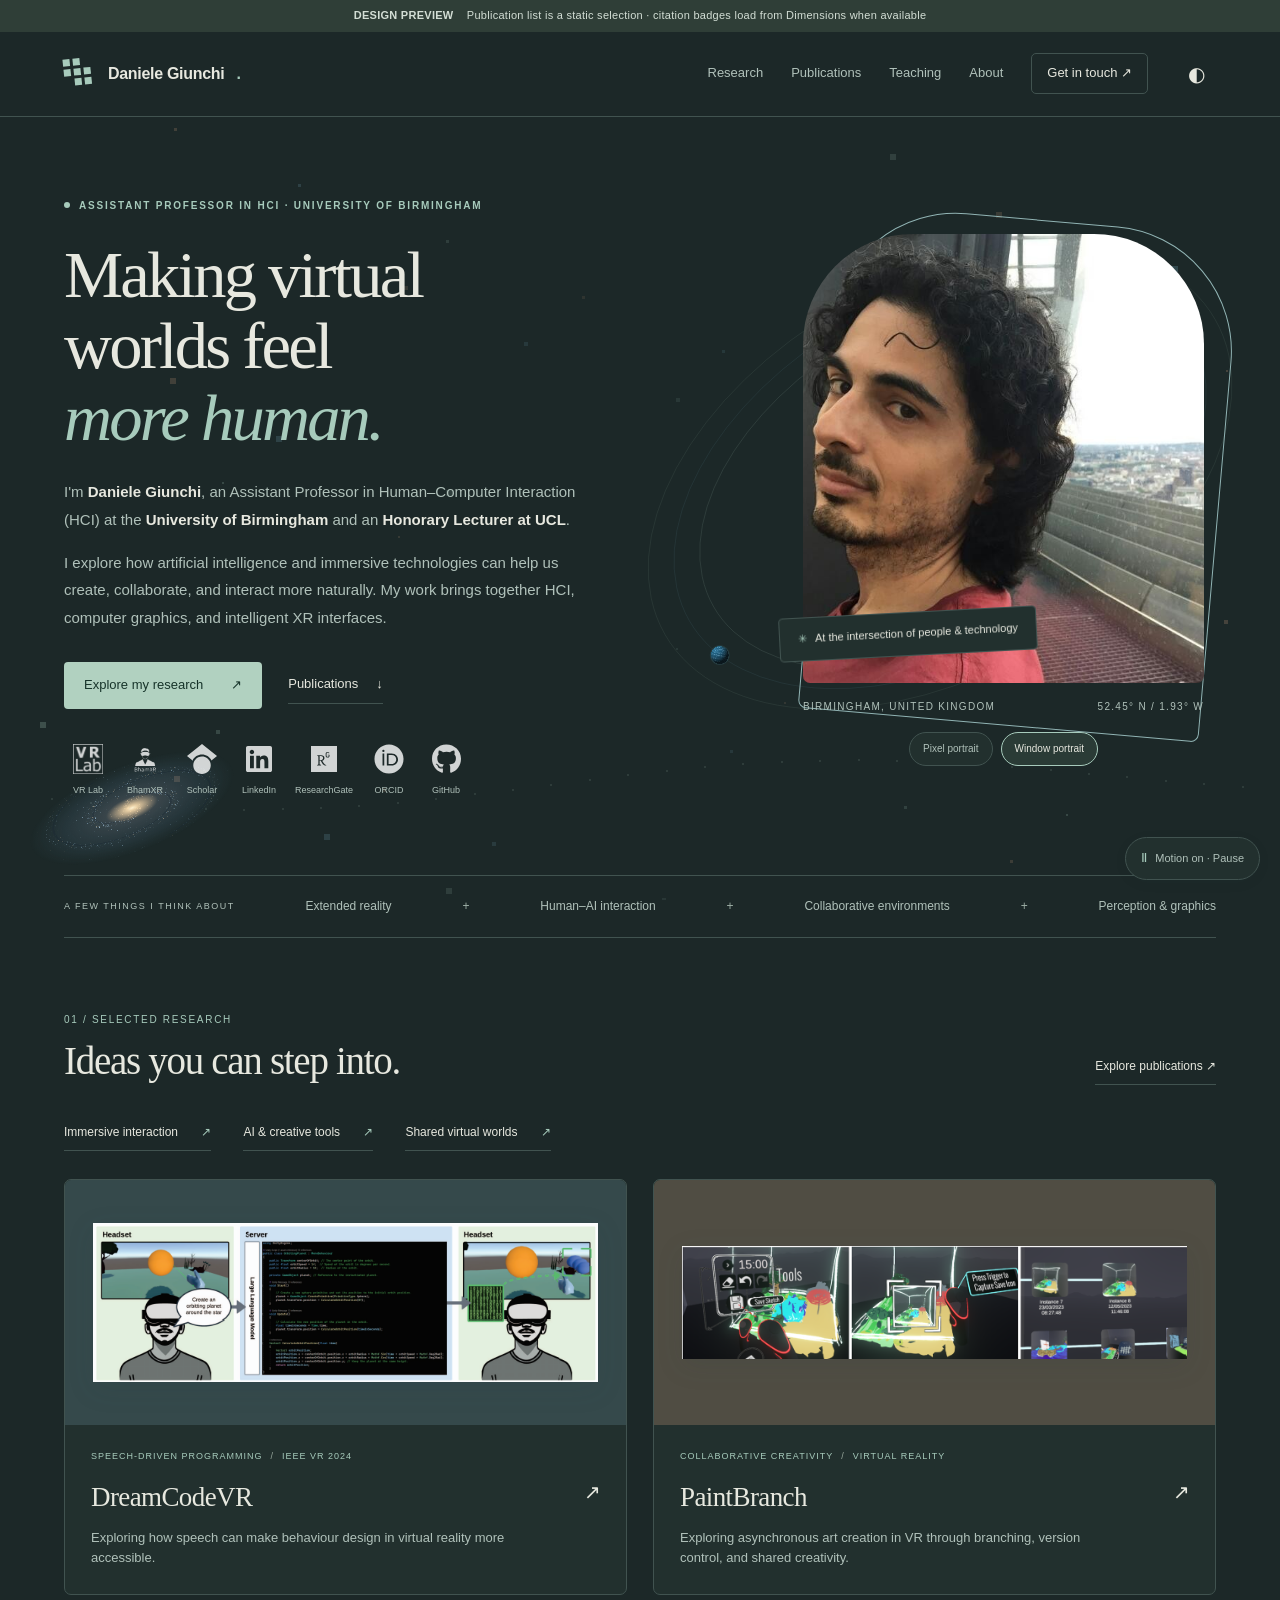
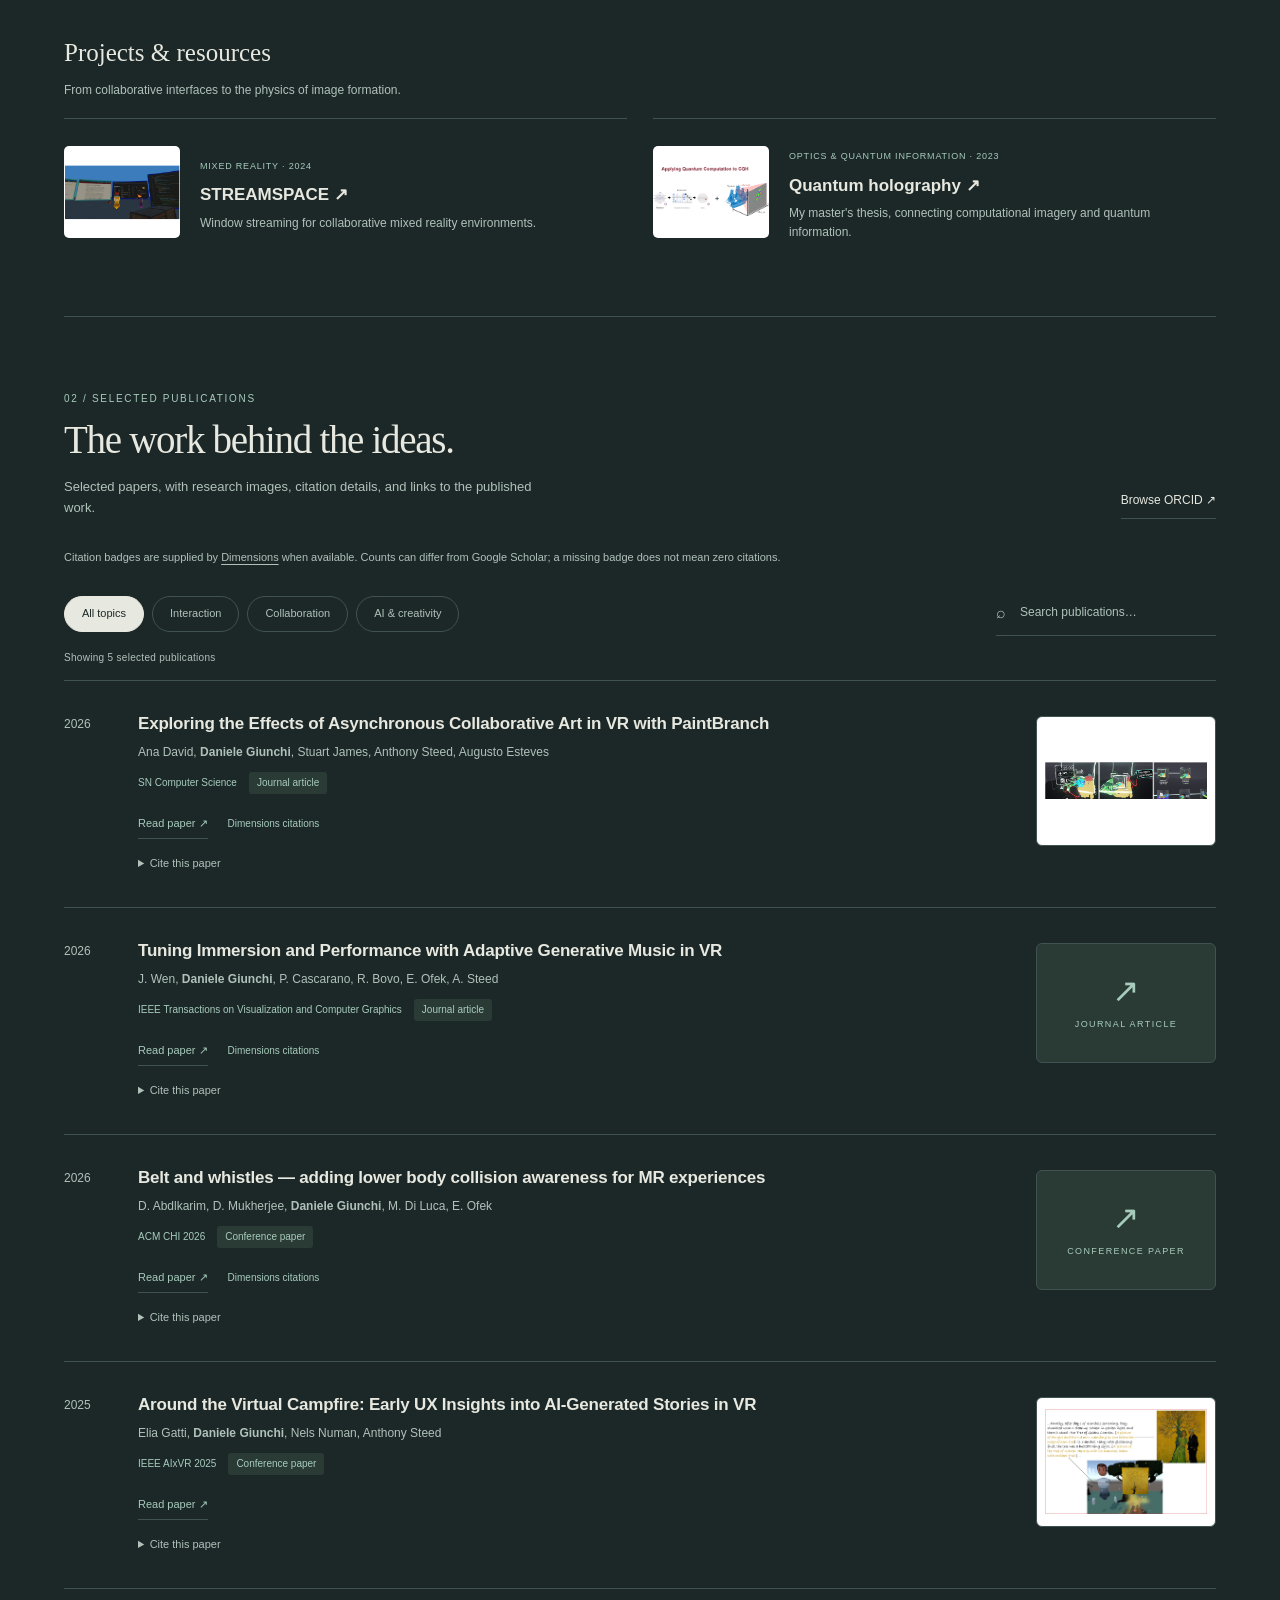
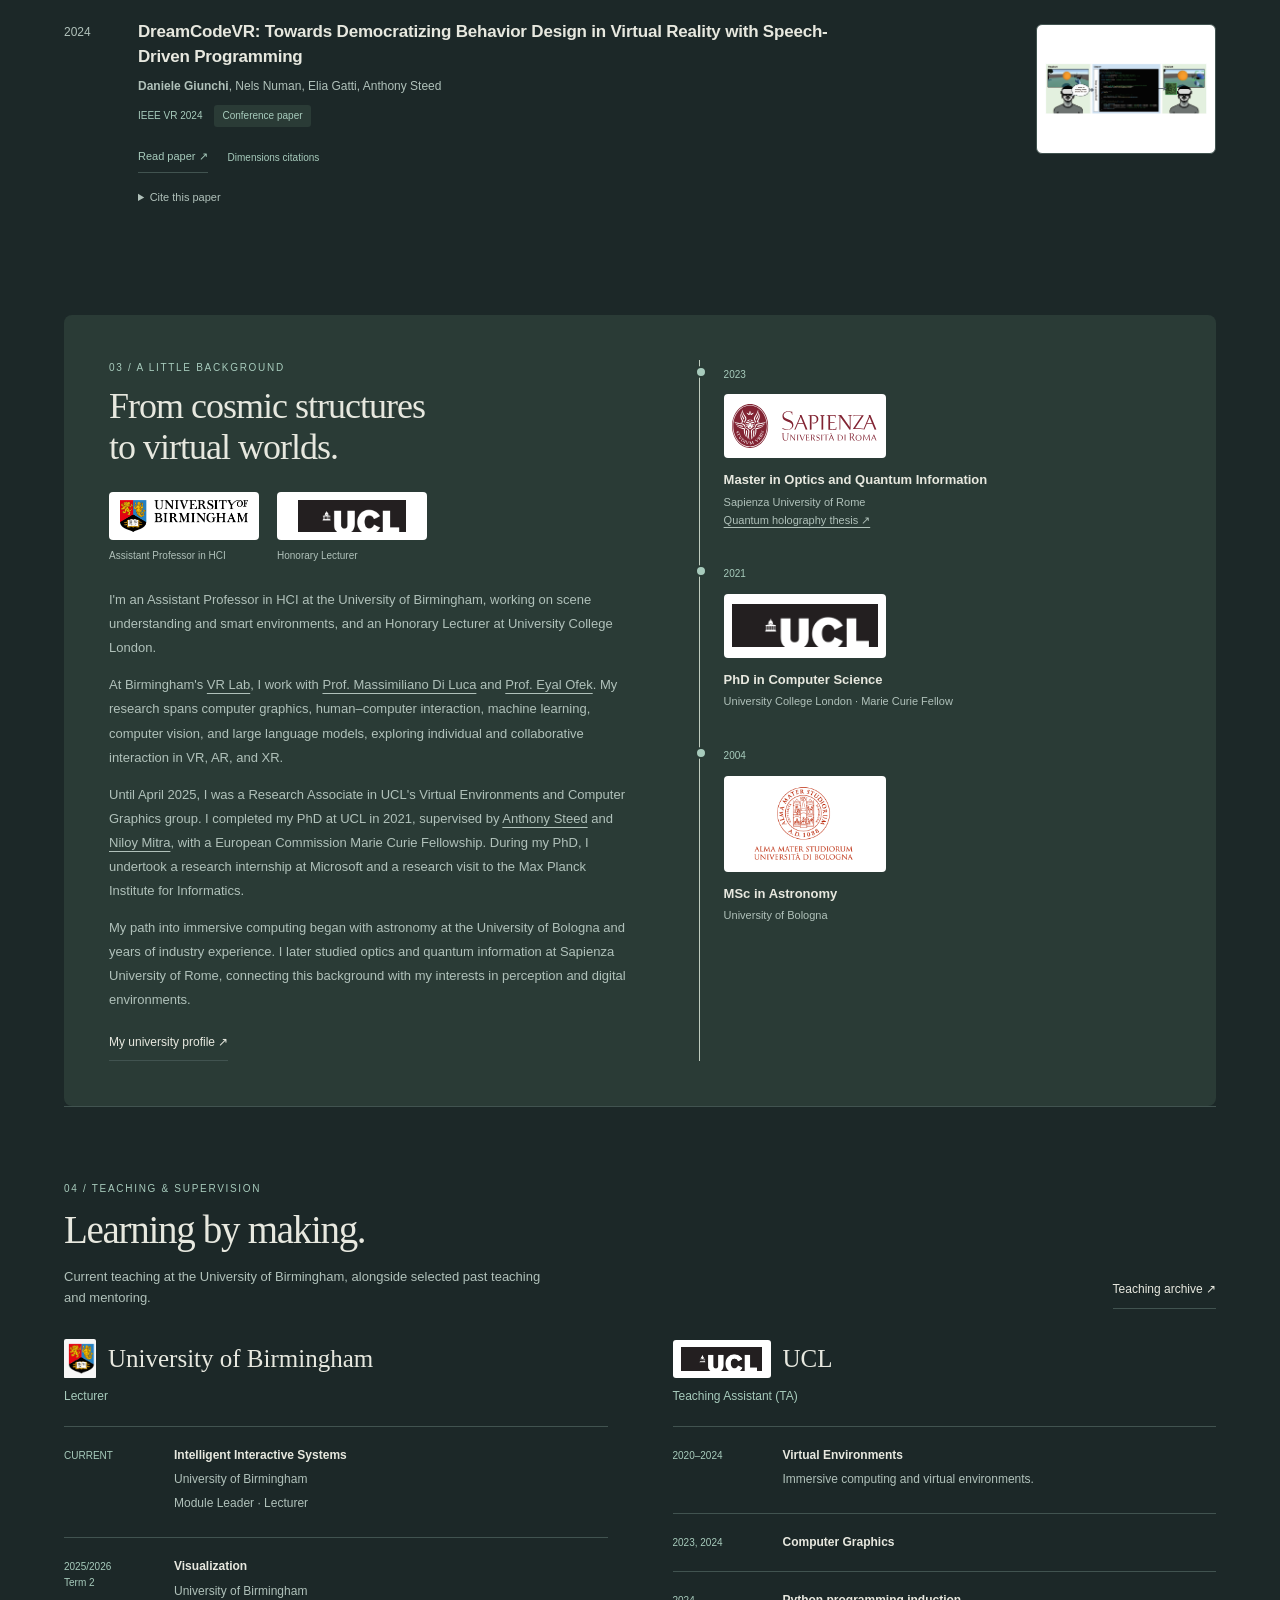
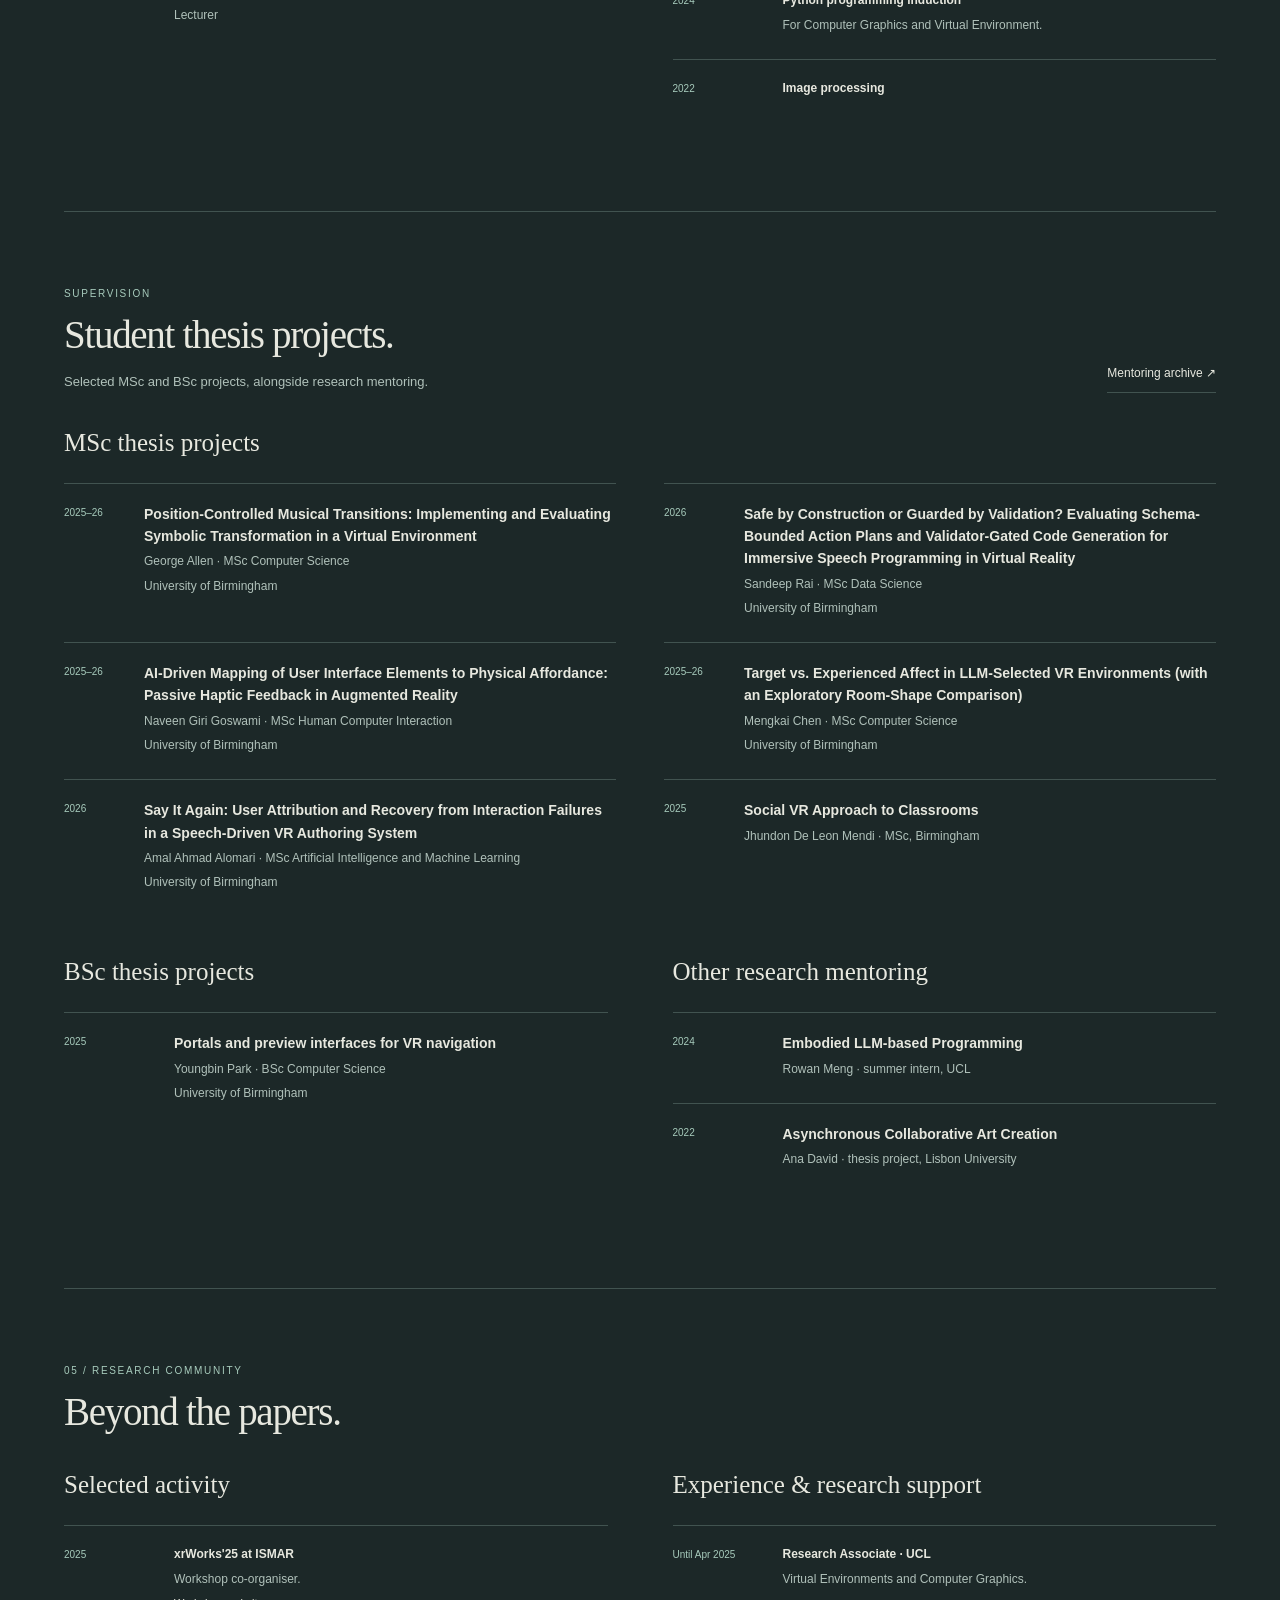
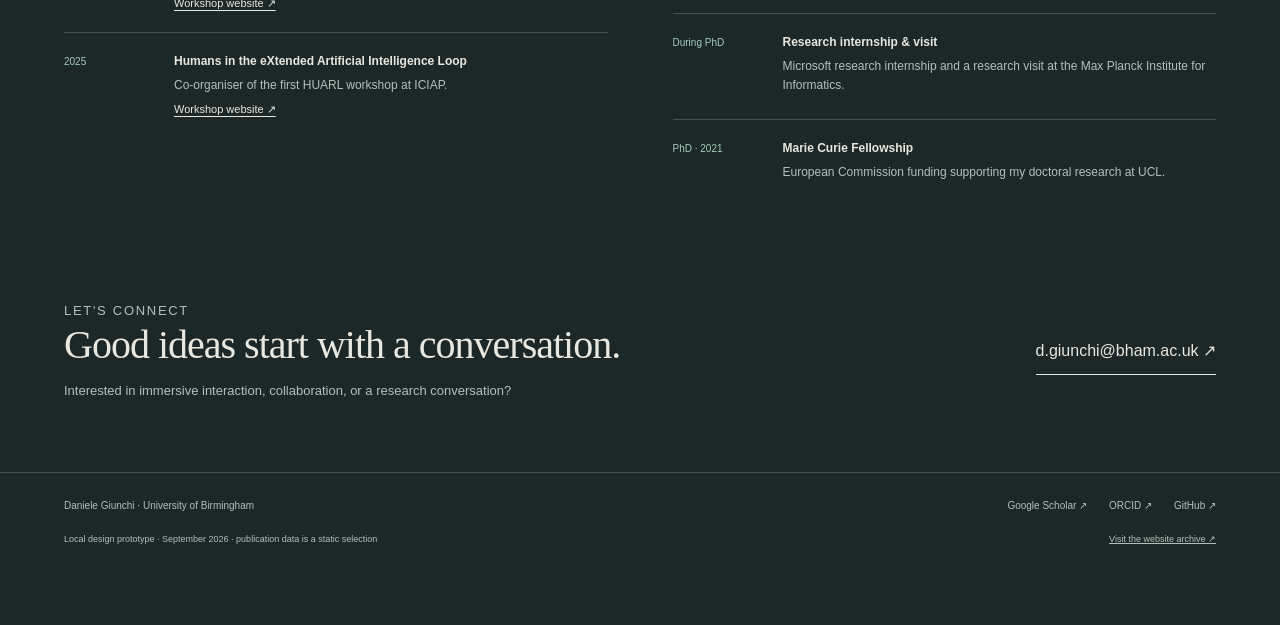
<file: site-rebuild-brief/preview/index.html>
<!DOCTYPE html>

<html lang="en">
<head>
<meta charset="utf-8"/><meta content="width=device-width,initial-scale=1" name="viewport"/>
<meta content="noindex,nofollow" name="robots"/>
<title>Daniele Giunchi — Research in intelligent immersive environments</title>
<style>
:root{--paper:#f6f5f0;--ink:#222f30;--muted:#576765;--line:#d6ded7;--accent:#28675e;--soft:#e7ede4;--card:#fffefa;--blue:#add6e5;--serif:Georgia,"Times New Roman",serif;--sans:"Segoe UI",Arial,sans-serif}
*{box-sizing:border-box}html{scroll-behavior:smooth;scroll-padding-top:100px}body{margin:0;background:var(--paper);color:var(--ink);font-family:var(--sans);line-height:1.6}a{color:inherit;text-decoration:none}button,input{font:inherit}button,a,input{-webkit-tap-highlight-color:transparent}a:focus-visible,button:focus-visible,input:focus-visible{outline:3px solid #c37342;outline-offset:5px}a:hover{color:var(--accent)}button{cursor:pointer}.wrap{max-width:1240px;margin:auto;padding:0 44px}.skip{position:fixed;top:-100px;left:20px;z-index:20;background:var(--ink);color:white;padding:12px}.skip:focus{top:12px}.preview-note{background:#e5e8df;text-align:center;padding:7px 16px;font-size:11px;letter-spacing:.025em;color:#47524d}.preview-note strong{font-weight:600;margin-right:10px}.header{position:sticky;top:0;background:var(--paper);z-index:10;border-bottom:1px solid var(--line)}.nav{min-height:84px;display:flex;align-items:center;gap:28px}.brand{display:flex;align-items:center;gap:12px;margin-right:auto;font-size:16px;font-weight:650;letter-spacing:-.3px}.brand-symbol{width:32px;height:32px;display:grid;grid-template-columns:repeat(3,7px);grid-template-rows:repeat(3,7px);gap:3px;transform:rotate(-6deg)}.brand-symbol span{background:var(--accent)}.brand-symbol span:nth-child(3),.brand-symbol span:nth-child(7){background:transparent}.navlink{font-size:13px;color:var(--muted);padding:12px 0}.navlink:hover{color:var(--ink)}.contact-nav{border:1px solid var(--line);padding:9px 15px;border-radius:5px;font-size:13px}.theme{background:transparent;border:0;font-size:20px;color:var(--ink);width:40px;height:42px}.menu{display:none}.hero{padding:80px 0 72px;display:grid;grid-template-columns:1.3fr .8fr;gap:68px;align-items:center}.eyebrow{display:flex;align-items:center;gap:9px;text-transform:uppercase;font-size:10px;font-weight:650;letter-spacing:1.8px;color:var(--accent);margin:0 0 25px}.dot{height:6px;width:6px;border-radius:50%;background:var(--accent);flex-shrink:0}.hero h1{font-family:var(--serif);font-size:clamp(44px,5.2vw,68px);font-weight:400;letter-spacing:-2.8px;line-height:1.08;margin:0 0 24px}.hero h1 em{font-weight:400;color:var(--accent)}.intro{font-size:15px;line-height:1.85;color:var(--muted);max-width:520px}.intro strong{font-weight:650;color:var(--ink)}.hero-actions{display:flex;gap:26px;align-items:center;margin-top:30px;font-size:13px}.primary{display:inline-flex;gap:28px;align-items:center;border-radius:4px;background:var(--accent);padding:13px 20px;color:#fff}.primary:hover{color:#fff;background:#194b43}.text-link{display:inline-flex;gap:18px;align-items:center;border-bottom:1px solid var(--line);padding:8px 0}.portrait-block{position:relative;padding:0 12px 0 0}.portrait-frame{position:relative;background:var(--blue);aspect-ratio:1/1.12;border-radius:110px 110px 7px 7px;overflow:hidden}.portrait-frame img{height:100%;width:100%;object-fit:cover;object-position:center;display:block}.portrait-block:before{content:"";position:absolute;inset:-15px -5px 40px 16px;border:1px solid #91b4b4;border-radius:125px 125px 8px 8px;transform:rotate(5deg);z-index:-1}.portrait-meta{display:flex;justify-content:space-between;margin-top:16px;font-size:10px;letter-spacing:1.3px;text-transform:uppercase;color:var(--muted)}.floating-tag{position:absolute;bottom:62px;left:-24px;background:var(--card);padding:12px 18px;border:1px solid var(--line);box-shadow:0 6px 24px #26392f0a;border-radius:4px;font-size:11px;transform:rotate(-3deg)}.floating-tag span{color:var(--accent);margin-right:8px}.interests{border-top:1px solid var(--line);border-bottom:1px solid var(--line);display:flex;justify-content:space-between;gap:20px;align-items:center;padding:21px 0;font-size:12px;color:var(--muted)}.interests .label{font-size:9px;letter-spacing:1.5px;text-transform:uppercase}.interests b{font-weight:400;color:#9eafa6}.section{padding:74px 0}.section-heading{display:flex;align-items:flex-end;justify-content:space-between;gap:20px;margin-bottom:30px}.kicker{text-transform:uppercase;font-size:10px;letter-spacing:1.7px;color:var(--accent);margin:0 0 10px}.section h2{font-family:var(--serif);font-weight:400;font-size:39px;letter-spacing:-1.3px;line-height:1.2;margin:0}.section-heading>a{font-size:12px;border-bottom:1px solid var(--line);padding:8px 0}.research-grid{display:grid;grid-template-columns:1fr 1fr;gap:26px}.research-card{background:var(--card);border:1px solid var(--line);border-radius:7px;overflow:hidden;transition:transform .2s}.research-card:hover{transform:translateY(-4px)}.research-image{height:245px;background:#e1e7e9;display:flex;align-items:center;justify-content:center;padding:28px;position:relative;overflow:hidden}.research-image img{width:100%;max-height:100%;object-fit:contain;filter:drop-shadow(0 7px 13px #16343b18)}.research-image.warm{background:#e9e4db}.research-body{padding:24px 26px 25px}.research-tags{display:flex;gap:8px;align-items:center;margin-bottom:13px;font-size:9px;text-transform:uppercase;letter-spacing:1px;color:var(--accent)}.research-tags span+span:before{content:"/";margin-right:8px;color:#9aa99f}.research-body h3{font-family:var(--serif);font-weight:400;font-size:27px;letter-spacing:-.6px;margin:0 0 8px;display:flex;justify-content:space-between}.research-body h3 span{font-family:var(--sans);font-size:20px}.research-body p{font-size:13px;color:var(--muted);margin:0;max-width:420px}.pub-section{border-top:1px solid var(--line)}.pub-intro{font-size:13px;max-width:490px;color:var(--muted);margin:13px 0 0}.filterbar{display:flex;align-items:center;gap:8px;flex-wrap:wrap;margin:25px 0 8px}.chip{background:transparent;color:var(--muted);border:1px solid var(--line);border-radius:20px;padding:7px 17px;font-size:11px;min-height:36px}.chip[aria-pressed=true]{background:var(--ink);color:var(--paper);border-color:var(--ink)}.search{margin-left:auto;display:flex;align-items:center;gap:10px;color:var(--muted);border-bottom:1px solid var(--line);padding:8px 0}.search input{background:none;border:0;color:var(--ink);font-size:12px;width:200px;padding:4px}.search input::placeholder{color:var(--muted)}.results-note{font-size:10px;letter-spacing:.3px;color:var(--muted);margin:14px 0}.publication{display:grid;grid-template-columns:65px 1fr 24px;gap:12px;border-top:1px solid var(--line);padding:24px 0}.year{font-size:12px;color:var(--muted);padding-top:4px}.publication h3{font-size:16px;font-weight:600;line-height:1.5;margin:0 0 6px;letter-spacing:-.2px}.publication p{font-size:11px;color:var(--muted);margin:4px 0}.venue{display:flex;gap:12px;align-items:center;flex-wrap:wrap;margin-top:9px;font-size:10px;color:var(--accent)}.venue .type{background:var(--soft);padding:3px 8px;border-radius:3px}.paper-arrow{padding-top:2px;font-size:22px}.no-results{padding:30px 0;font-size:14px;color:var(--muted)}[hidden]{display:none!important}.about-section{background:var(--soft);border-radius:8px;display:grid;grid-template-columns:1.1fr 1fr;gap:70px;padding:45px;margin-bottom:72px}.about-section h2{font-family:var(--serif);font-weight:400;letter-spacing:-1px;font-size:36px;line-height:1.15;margin:0 0 20px}.about-copy{font-size:13px;line-height:1.85;color:var(--muted)}.about-copy a{text-decoration:underline;text-underline-offset:4px}.timeline{border-left:1px solid #becbbe;padding-left:24px}.education{position:relative;padding:0 0 23px}.education:last-child{padding:0}.education:before{content:"";position:absolute;left:-29px;top:6px;width:8px;height:8px;background:var(--accent);border-radius:50%;border:2px solid var(--soft)}.education time{font-size:10px;color:var(--accent)}.education h3{font-size:13px;font-weight:600;margin:3px 0}.education p{font-size:11px;color:var(--muted);margin:0}.contact-section{display:flex;justify-content:space-between;align-items:center;gap:40px;padding-bottom:70px}.contact-section h2{font-family:var(--serif);font-weight:400;font-size:40px;line-height:1.2;letter-spacing:-1px;margin:0 0 12px}.contact-section p{font-size:13px;color:var(--muted);margin:0}.email{font-size:16px;border-bottom:1px solid var(--ink);padding:10px 0;white-space:nowrap}.footer{border-top:1px solid var(--line);padding:25px 0;font-size:10px;color:var(--muted)}.footer-inner{display:flex;justify-content:space-between;gap:20px}.socials{display:flex;gap:22px}.footer-sub{font-size:9px;margin-top:18px;display:flex;justify-content:space-between;gap:20px}.footer-sub a{text-decoration:underline}.theme-dark{--paper:#1c2828;--ink:#e7e8df;--muted:#b0c1ba;--line:#415350;--accent:#a7cbbc;--soft:#2a3b36;--card:#22302e;--blue:#497783}.theme-dark .primary{background:#b1d1c0;color:#17342a}.theme-dark .preview-note{background:#2f3e37;color:#d3ded5}.theme-dark .research-image{background:#35494b}.theme-dark .research-image.warm{background:#504d43}.theme-dark .floating-tag{box-shadow:none}
@media(min-width:1450px){.hero{padding-top:90px;padding-bottom:85px}}
@media(max-width:900px){.wrap{padding:0 28px}.nav{gap:18px}.hero{gap:35px;padding:60px 0}.hero h1{font-size:51px}.hero .eyebrow{font-size:9px;letter-spacing:1px}.portrait-frame{border-radius:80px 80px 5px 5px}.interests{flex-wrap:wrap;justify-content:flex-start;gap:12px 22px}.about-section{gap:34px;padding:32px}.research-image{height:210px}}
@media(max-width:650px){html{scroll-padding-top:85px}.wrap{padding:0 22px}.preview-note{font-size:9px}.preview-note strong{margin-right:5px}.nav{min-height:70px;gap:8px;flex-wrap:wrap}.brand{font-size:15px}.brand-symbol{transform:scale(.8)}.menu{display:block;border:1px solid var(--line);background:none;color:var(--ink);border-radius:4px;padding:6px 11px;font-size:12px;min-height:40px}.navlink,.contact-nav{display:none}.nav.expanded .navlink,.nav.expanded .contact-nav{display:block;flex-basis:100%;padding:10px 0}.nav.expanded{padding-bottom:15px}.contact-nav{border:none}.hero{display:flex;flex-direction:column;gap:42px;padding:43px 0 35px;align-items:stretch}.hero h1{font-size:49px;letter-spacing:-2px}.eyebrow{margin-bottom:20px}.intro{font-size:14px}.portrait-block{width:83%;align-self:center}.portrait-frame{aspect-ratio:1/1.02;border-radius:90px 90px 5px 5px}.portrait-meta{font-size:9px}.floating-tag{left:-15px;bottom:52px;font-size:10px}.interests{font-size:11px;gap:9px 15px}.interests .label{flex-basis:100%;margin-bottom:4px}.section{padding:49px 0}.section h2{font-size:34px}.section-heading{align-items:flex-start;gap:16px}.section-heading>a{font-size:10px;white-space:nowrap;padding-top:26px}.research-grid{grid-template-columns:1fr;gap:22px}.research-image{height:210px}.research-body{padding:22px}.filterbar{gap:7px}.chip{padding:7px 13px}.search{margin-left:0;margin-top:12px;width:100%}.search input{width:100%;font-size:13px}.publication{grid-template-columns:43px 1fr 18px;gap:7px;padding:21px 0}.publication h3{font-size:14px}.publication p{font-size:10px}.about-section{display:block;padding:28px;margin-bottom:47px}.about-section h2{font-size:32px}.timeline{margin-top:30px}.contact-section{display:block;padding-bottom:43px}.contact-section h2{font-size:33px}.email{display:inline-block;margin-top:22px;font-size:15px}.footer-inner,.footer-sub{flex-direction:column;gap:12px}.theme{width:36px}.hero-actions{gap:24px}}
@media(prefers-reduced-motion:reduce){html{scroll-behavior:auto}*{transition:none!important}}
</style>
<link href="ambient.css" rel="stylesheet"/><link href="publications.css" rel="stylesheet"/><link href="profiles.css" rel="stylesheet"/><link href="mobile.css" rel="stylesheet"/></head>
<body class="theme-dark"><canvas aria-hidden="true" class="ambient-canvas" id="ambient-field"></canvas><button aria-label="Pause background animation" aria-pressed="false" class="motion-toggle" type="button"><span aria-hidden="true" class="motion-icon">Ⅱ</span><span class="motion-label">Pause motion</span></button>
<a class="skip" href="#main">Skip to content</a>
<div class="preview-note"><strong>DESIGN PREVIEW</strong> Publication list is a static selection · citation badges load from Dimensions when available</div>
<header class="header"><nav aria-label="Main navigation" class="wrap nav">
<a class="brand" href="#main"><span aria-hidden="true" class="brand-symbol"><span></span><span></span><span></span><span></span><span></span><span></span><span></span><span></span><span></span></span>Daniele Giunchi<span style="color:var(--accent)">.</span></a>
<button aria-controls="nav-research nav-publications nav-about nav-contact nav-teaching" aria-expanded="false" class="menu" type="button">Menu</button>
<a class="navlink" href="#research" id="nav-research">Research</a><a class="navlink" href="#publications" id="nav-publications">Publications</a><a class="navlink" href="#teaching" id="nav-teaching">Teaching</a><a class="navlink" href="#about" id="nav-about">About</a><a class="contact-nav" href="#contact" id="nav-contact">Get in touch ↗</a><button aria-label="Switch to light theme" class="theme" title="Switch theme" type="button">◐</button>
</nav></header>
<main class="wrap" id="main">
<section aria-labelledby="hero-title" class="hero"><div>
<p class="eyebrow"><span class="dot"></span>Assistant Professor in HCI · University of Birmingham</p>
<h1 id="hero-title">Making virtual<br/>worlds feel<br/><em>more human.</em></h1>
<p class="intro">I'm <strong>Daniele Giunchi</strong>, an Assistant Professor in Human–Computer Interaction (HCI) at the <strong>University of Birmingham</strong> and an <strong>Honorary Lecturer at UCL</strong>.</p>
<p class="intro">I explore how artificial intelligence and immersive technologies can help us create, collaborate, and interact more naturally. My work brings together HCI, computer graphics, and intelligent XR interfaces.</p>
<div class="hero-actions"><a class="primary" href="#research">Explore my research <span aria-hidden="true">↗</span></a><a class="text-link" href="#publications">Publications <span aria-hidden="true">↓</span></a></div><nav aria-label="Research affiliations and profiles" class="profile-icons"><a aria-label="VR Lab — affiliated faculty" class="profile-icon" href="https://virtualrealitylab.netlify.app/" title="VR Lab — affiliated faculty"><img alt="" height="32" src="icons/vrlab.png" width="32"/><span>VR Lab</span></a><a aria-label="BhamXR — research network" class="profile-icon" href="https://www.birmingham.ac.uk/research/centres-institutes/bhamxr" title="BhamXR — research network"><img alt="" height="32" src="icons/bhamxr.svg" width="32"/><span>BhamXR</span></a><a aria-label="Daniele Giunchi on Google Scholar" class="profile-icon" href="https://scholar.google.com/citations?user=04u9QAIAAAAJ" title="Daniele Giunchi on Google Scholar"><img alt="" height="32" src="icons/google-scholar.svg" width="32"/><span>Scholar</span></a><a aria-label="Daniele Giunchi on LinkedIn" class="profile-icon" href="https://www.linkedin.com/in/dgiunchi/" title="Daniele Giunchi on LinkedIn"><img alt="" height="32" src="icons/linkedin.svg" width="32"/><span>LinkedIn</span></a><a aria-label="Daniele Giunchi on ResearchGate" class="profile-icon" href="https://www.researchgate.net/profile/Daniele-Giunchi" title="Daniele Giunchi on ResearchGate"><img alt="" height="32" src="icons/researchgate.svg" width="32"/><span>ResearchGate</span></a><a aria-label="Daniele Giunchi on ORCID" class="profile-icon" href="https://orcid.org/0000-0003-1674-8876" title="Daniele Giunchi on ORCID"><img alt="" height="32" src="icons/orcid.svg" width="32"/><span>ORCID</span></a><a aria-label="Daniele Giunchi on GitHub" class="profile-icon" href="https://github.com/dgiunchi" title="Daniele Giunchi on GitHub"><img alt="" height="32" src="icons/github.svg" width="32"/><span>GitHub</span></a></nav>
</div><div class="portrait-block"><div class="portrait-frame"><img alt="Daniele Giunchi beside a window overlooking a city" height="640" id="hero-portrait" src="portrait-window-original.png" width="640"/></div><div class="floating-tag"><span aria-hidden="true">✳</span>At the intersection of people &amp; technology</div><div class="portrait-meta"><span>Birmingham, United Kingdom</span><span>52.45° N / 1.93° W</span></div><div aria-label="Choose portrait" class="portrait-choices" role="group"><button aria-pressed="false" class="portrait-choice" data-alt="Pixel-art portrait of Daniele Giunchi" data-portrait="../portrait.png" type="button">Pixel portrait</button><button aria-pressed="true" class="portrait-choice" data-alt="Daniele Giunchi beside a window overlooking a city" data-portrait="portrait-window-original.png" type="button">Window portrait</button></div></div></section>
<div class="interests"><span class="label">A few things I think about</span><span>Extended reality</span><b aria-hidden="true">+</b><span>Human–AI interaction</span><b aria-hidden="true">+</b><span>Collaborative environments</span><b aria-hidden="true">+</b><span>Perception &amp; graphics</span></div>
<section aria-labelledby="research-title" class="section" id="research"><div class="section-heading"><div><p class="kicker">01 / Selected research</p><h2 id="research-title">Ideas you can step into.</h2></div><a href="#publications">Explore publications ↗</a></div>
<div aria-label="Explore research themes" class="topic-links"><a data-topic-link="interaction" href="#publications">Immersive interaction <span>↗</span></a><a data-topic-link="ai" href="#publications">AI &amp; creative tools <span>↗</span></a><a data-topic-link="collaboration" href="#publications">Shared virtual worlds <span>↗</span></a></div><div class="research-grid">
<a class="research-card" href="https://doi.org/10.1109/VR58804.2024.00078"><div class="research-image"><img alt="Research figure from DreamCodeVR" loading="lazy" src="../../images/2024_IEEEVR_DreamCodeVR.png"/></div><div class="research-body"><div class="research-tags"><span>Speech-driven programming</span><span>IEEE VR 2024</span></div><h3>DreamCodeVR <span aria-hidden="true">↗</span></h3><p>Exploring how speech can make behaviour design in virtual reality more accessible.</p></div></a>
<a class="research-card" href="https://doi.org/10.1007/s42979-026-04980-z"><div class="research-image warm"><img alt="Research figure from the PaintBranch virtual reality art project" loading="lazy" src="../../images/2025_IEEE_VR_Paintbranch.png"/></div><div class="research-body"><div class="research-tags"><span>Collaborative creativity</span><span>Virtual reality</span></div><h3>PaintBranch <span aria-hidden="true">↗</span></h3><p>Exploring asynchronous art creation in VR through branching, version control, and shared creativity.</p></div></a>
</div><div class="resource-heading"><h3>Projects &amp; resources</h3><p>From collaborative interfaces to the physics of image formation.</p></div><div class="resource-grid"><a class="resource-card" href="https://discovery.ucl.ac.uk/id/eprint/10190411/"><img alt="Research figure from STREAMSPACE" loading="lazy" src="../../images/2024_IEEEVR_StreamSpace.png"/><div><span class="kicker">Mixed reality · 2024</span><h3>STREAMSPACE ↗</h3><p>Window streaming for collaborative mixed reality environments.</p></div></a><a class="resource-card" href="../../store/TowardsQuantumComputerGeneratedHolography.pdf"><img alt="Figure from the quantum computer generated holography thesis" loading="lazy" src="../../images/0000_quantum_qcgh.png"/><div><span class="kicker">Optics &amp; quantum information · 2023</span><h3>Quantum holography ↗</h3><p>My master's thesis, connecting computational imagery and quantum information.</p></div></a></div></section>
<section aria-labelledby="pub-title" class="section pub-section" id="publications"><div class="section-heading"><div><p class="kicker">02 / Selected publications</p><h2 id="pub-title">The work behind the ideas.</h2><p class="pub-intro">Selected papers, with research images, citation details, and links to the published work.</p></div><a href="https://orcid.org/0000-0003-1674-8876">Browse ORCID ↗</a></div>
<p class="metrics-note">Citation badges are supplied by <a href="https://badge.dimensions.ai/">Dimensions</a> when available. Counts can differ from Google Scholar; a missing badge does not mean zero citations.</p><div aria-label="Publication filters" class="filterbar"><button aria-pressed="true" class="chip" data-filter="all">All topics</button><button aria-pressed="false" class="chip" data-filter="interaction">Interaction</button><button aria-pressed="false" class="chip" data-filter="collaboration">Collaboration</button><button aria-pressed="false" class="chip" data-filter="ai">AI &amp; creativity</button><label class="search"><span aria-hidden="true">⌕</span><input aria-label="Search publications" id="paper-search" placeholder="Search publications…" type="search"/></label></div>
<p aria-live="polite" class="results-note" id="result-count">Showing 5 selected publications</p>
<div id="paper-list">
<article class="publication" data-topics="collaboration"><div class="year">2026</div><div class="publication-body"><h3><a href="https://doi.org/10.1007/s42979-026-04980-z">Exploring the Effects of Asynchronous Collaborative Art in VR with PaintBranch</a></h3><p>Ana David, <strong>Daniele Giunchi</strong>, Stuart James, Anthony Steed, Augusto Esteves</p><div class="venue"><span>SN Computer Science</span><span class="type">Journal article</span></div><div class="paper-actions"><a href="https://doi.org/10.1007/s42979-026-04980-z">Read paper ↗</a><div class="paper-metrics"><span class="__dimensions_badge_embed__" data-doi="10.1007/s42979-026-04980-z" data-hide-zero-citations="true" data-legend="hover-left" data-style="small_circle"></span><a href="https://badge.dimensions.ai/">Dimensions citations</a></div></div><details class="citation-details"><summary>Cite this paper</summary><p class="citation-text">Ana David, Daniele Giunchi, Stuart James, Anthony Steed, Augusto Esteves (2026). Exploring the Effects of Asynchronous Collaborative Art in VR with PaintBranch. SN Computer Science. https://doi.org/10.1007/s42979-026-04980-z</p><button class="copy-citation" type="button">Copy citation</button></details></div><a aria-label="View publication: Exploring the Effects of Asynchronous Collaborative Art in VR with PaintBranch" class="paper-thumbnail" href="https://doi.org/10.1007/s42979-026-04980-z"><img alt="Figure from the PaintBranch project, first presented in 2025" height="120" loading="lazy" src="../../images/2025_IEEE_VR_Paintbranch.png" width="180"/></a></article>
<article class="publication" data-topics="interaction ai"><div class="year">2026</div><div class="publication-body"><h3><a href="https://doi.org/10.1109/TVCG.2026.3679907">Tuning Immersion and Performance with Adaptive Generative Music in VR</a></h3><p>J. Wen, <strong>Daniele Giunchi</strong>, P. Cascarano, R. Bovo, E. Ofek, A. Steed</p><div class="venue"><span>IEEE Transactions on Visualization and Computer Graphics</span><span class="type">Journal article</span></div><div class="paper-actions"><a href="https://doi.org/10.1109/TVCG.2026.3679907">Read paper ↗</a><div class="paper-metrics"><span class="__dimensions_badge_embed__" data-doi="10.1109/TVCG.2026.3679907" data-hide-zero-citations="true" data-legend="hover-left" data-style="small_circle"></span><a href="https://badge.dimensions.ai/">Dimensions citations</a></div></div><details class="citation-details"><summary>Cite this paper</summary><p class="citation-text">J. Wen, Daniele Giunchi, P. Cascarano, R. Bovo, E. Ofek, A. Steed (2026). Tuning Immersion and Performance with Adaptive Generative Music in VR. IEEE Transactions on Visualization and Computer Graphics. https://doi.org/10.1109/TVCG.2026.3679907</p><button class="copy-citation" type="button">Copy citation</button></details></div><div aria-hidden="true" class="paper-thumbnail paper-type"><span>↗</span><small>JOURNAL ARTICLE</small></div></article>
<article class="publication" data-topics="interaction"><div class="year">2026</div><div class="publication-body"><h3><a href="https://doi.org/10.1145/3772318.3793143">Belt and whistles — adding lower body collision awareness for MR experiences</a></h3><p>D. Abdlkarim, D. Mukherjee, <strong>Daniele Giunchi</strong>, M. Di Luca, E. Ofek</p><div class="venue"><span>ACM CHI 2026</span><span class="type">Conference paper</span></div><div class="paper-actions"><a href="https://doi.org/10.1145/3772318.3793143">Read paper ↗</a><div class="paper-metrics"><span class="__dimensions_badge_embed__" data-doi="10.1145/3772318.3793143" data-hide-zero-citations="true" data-legend="hover-left" data-style="small_circle"></span><a href="https://badge.dimensions.ai/">Dimensions citations</a></div></div><details class="citation-details"><summary>Cite this paper</summary><p class="citation-text">D. Abdlkarim, D. Mukherjee, Daniele Giunchi, M. Di Luca, E. Ofek (2026). Belt and whistles — adding lower body collision awareness for MR experiences. ACM CHI 2026. https://doi.org/10.1145/3772318.3793143</p><button class="copy-citation" type="button">Copy citation</button></details></div><div aria-hidden="true" class="paper-thumbnail paper-type"><span>↗</span><small>CONFERENCE PAPER</small></div></article>
<article class="publication" data-topics="ai collaboration"><div class="year">2025</div><div class="publication-body"><h3><a href="https://discovery.ucl.ac.uk/id/eprint/10204631/">Around the Virtual Campfire: Early UX Insights into AI-Generated Stories in VR</a></h3><p>Elia Gatti, <strong>Daniele Giunchi</strong>, Nels Numan, Anthony Steed</p><div class="venue"><span>IEEE AIxVR 2025</span><span class="type">Conference paper</span></div><div class="paper-actions"><a href="https://discovery.ucl.ac.uk/id/eprint/10204631/">Read paper ↗</a></div><details class="citation-details"><summary>Cite this paper</summary><p class="citation-text">Elia Gatti, Daniele Giunchi, Nels Numan, Anthony Steed (2025). Around the Virtual Campfire: Early UX Insights into AI-Generated Stories in VR. IEEE AIxVR 2025. https://discovery.ucl.ac.uk/id/eprint/10204631/</p><button class="copy-citation" type="button">Copy citation</button></details></div><a aria-label="View publication: Around the Virtual Campfire: Early UX Insights into AI-Generated Stories in VR" class="paper-thumbnail" href="https://discovery.ucl.ac.uk/id/eprint/10204631/"><img alt="Research figure from Around the Virtual Campfire" height="120" loading="lazy" src="../../images/2025_AIXVR_Campfire.png" width="180"/></a></article>
<article class="publication" data-topics="ai interaction"><div class="year">2024</div><div class="publication-body"><h3><a href="https://doi.org/10.1109/VR58804.2024.00078">DreamCodeVR: Towards Democratizing Behavior Design in Virtual Reality with Speech-Driven Programming</a></h3><p><strong>Daniele Giunchi</strong>, Nels Numan, Elia Gatti, Anthony Steed</p><div class="venue"><span>IEEE VR 2024</span><span class="type">Conference paper</span></div><div class="paper-actions"><a href="https://doi.org/10.1109/VR58804.2024.00078">Read paper ↗</a><div class="paper-metrics"><span class="__dimensions_badge_embed__" data-doi="10.1109/VR58804.2024.00078" data-hide-zero-citations="true" data-legend="hover-left" data-style="small_circle"></span><a href="https://badge.dimensions.ai/">Dimensions citations</a></div></div><details class="citation-details"><summary>Cite this paper</summary><p class="citation-text">Daniele Giunchi, Nels Numan, Elia Gatti, Anthony Steed (2024). DreamCodeVR: Towards Democratizing Behavior Design in Virtual Reality with Speech-Driven Programming. IEEE VR 2024. https://doi.org/10.1109/VR58804.2024.00078</p><button class="copy-citation" type="button">Copy citation</button></details></div><a aria-label="View publication: DreamCodeVR: Towards Democratizing Behavior Design in Virtual Reality with Speech-Driven Programming" class="paper-thumbnail" href="https://doi.org/10.1109/VR58804.2024.00078"><img alt="Research figure from DreamCodeVR" height="120" loading="lazy" src="../../images/2024_IEEEVR_DreamCodeVR.png" width="180"/></a></article>
</div><p class="no-results" hidden="">No papers match these filters. Try another topic or search term.</p>
</section>
<section aria-labelledby="about-title" class="about-section" id="about"><div><p class="kicker">03 / A little background</p><h2 id="about-title">From cosmic structures<br/>to virtual worlds.</h2><div aria-label="Current academic affiliations" class="affiliation-logos"><a href="https://www.birmingham.ac.uk/staff/profiles/computer-science/academic-staff/giunchi-daniele"><img alt="University of Birmingham" height="42" src="icons/birmingham.jpg" width="140"/><span>Assistant Professor in HCI</span></a><a href="https://www.ucl.ac.uk/"><span class="ucl-logo-surface"><img alt="University College London" class="ucl-supplied-mark" height="42" src="icons/ucl-supplied.png" width="140"/></span><span>Honorary Lecturer</span></a></div><p class="about-copy">I'm an Assistant Professor in HCI at the University of Birmingham, working on scene understanding and smart environments, and an Honorary Lecturer at University College London.</p><p class="about-copy">At Birmingham's <a href="https://virtualrealitylab.netlify.app/">VR Lab</a>, I work with <a href="https://massimilianodiluca.info/">Prof. Massimiliano Di Luca</a> and <a href="https://eyalofek.org/">Prof. Eyal Ofek</a>. My research spans computer graphics, human–computer interaction, machine learning, computer vision, and large language models, exploring individual and collaborative interaction in VR, AR, and XR.</p><p class="about-copy">Until April 2025, I was a Research Associate in UCL's Virtual Environments and Computer Graphics group. I completed my PhD at UCL in 2021, supervised by <a href="https://wp.cs.ucl.ac.uk/anthonysteed/">Anthony Steed</a> and <a href="https://www0.cs.ucl.ac.uk/staff/N.Mitra/">Niloy Mitra</a>, with a European Commission Marie Curie Fellowship. During my PhD, I undertook a research internship at Microsoft and a research visit to the Max Planck Institute for Informatics.</p><p class="about-copy">My path into immersive computing began with astronomy at the University of Bologna and years of industry experience. I later studied optics and quantum information at Sapienza University of Rome, connecting this background with my interests in perception and digital environments.</p><a class="text-link" href="https://www.birmingham.ac.uk/staff/profiles/computer-science/academic-staff/giunchi-daniele" style="font-size:12px">My university profile ↗</a></div>
<div class="timeline"><div class="education" id="quantum"><time>2023</time><a class="education-logo" href="https://www.uniroma1.it/en"><img alt="Sapienza University of Rome" height="54" loading="lazy" src="icons/sapienza.svg" width="150"/></a><h3>Master in Optics and Quantum Information</h3><p>Sapienza University of Rome</p><p><a href="../../store/TowardsQuantumComputerGeneratedHolography.pdf" style="text-decoration:underline;text-underline-offset:3px">Quantum holography thesis ↗</a></p></div><div class="education"><time>2021</time><a class="education-logo" href="https://www.ucl.ac.uk/"><img alt="University College London" class="ucl-supplied-mark" height="54" loading="lazy" src="icons/ucl-supplied.png" width="150"/></a><h3>PhD in Computer Science</h3><p>University College London · Marie Curie Fellow</p></div><div class="education"><time>2004</time><a class="education-logo" href="https://www.unibo.it/en"><img alt="University of Bologna" height="54" loading="lazy" src="icons/university-bologna.png" width="150"/></a><h3>MSc in Astronomy</h3><p>University of Bologna</p></div></div></section>
<section aria-labelledby="teaching-title" class="section teaching-section" id="teaching"><div class="section-heading"><div><p class="kicker">04 / Teaching &amp; supervision</p><h2 id="teaching-title">Learning by making.</h2><p class="pub-intro">Current teaching at the University of Birmingham, alongside selected past teaching and mentoring.</p></div><a href="../../legacy.html#teaching">Teaching archive ↗</a></div><div class="academic-grid"><div><h3 class="institution-heading"><img alt="" class="teaching-crest" height="40" src="icons/birmingham-crest.png" width="32"/><span>University of Birmingham</span></h3><p class="teaching-role">Lecturer</p><ul class="record-list"><li><span class="kicker" style="letter-spacing:0;font-size:10px;padding-top:2px">Current</span><div><strong>Intelligent Interactive Systems</strong><p>University of Birmingham</p><p>Module Leader · Lecturer</p></div></li><li><span class="teaching-term">2025/2026<br/>Term 2</span><div><strong>Visualization</strong><p>University of Birmingham</p><p>Lecturer</p></div></li></ul></div><div><h3 class="institution-heading"><span class="teaching-ucl-mark"><img alt="" class="ucl-supplied-mark" height="24" src="icons/ucl-supplied.png" width="82"/></span><span>UCL</span></h3><p class="teaching-role">Teaching Assistant (TA)</p><ul class="record-list"><li><time>2020–2024</time><div><strong>Virtual Environments</strong><p>Immersive computing and virtual environments.</p></div></li><li><time>2023, 2024</time><div><strong>Computer Graphics</strong></div></li><li><time>2024</time><div><strong>Python programming induction</strong><p>For Computer Graphics and Virtual Environment.</p></div></li><li><time>2022</time><div><strong>Image processing</strong></div></li></ul></div></div></section><section aria-labelledby="mentoring-title" class="section supervision-section" id="mentoring"><div class="section-heading"><div><p class="kicker">Supervision</p><h2 id="mentoring-title">Student thesis projects.</h2><p class="pub-intro">Selected MSc and BSc projects, alongside research mentoring.</p></div><a href="../../legacy.html#mentoring">Mentoring archive ↗</a></div><h3 class="thesis-group-title">MSc thesis projects</h3><ul class="record-list thesis-grid"><li><time>2025–26</time><div><strong>Position-Controlled Musical Transitions: Implementing and Evaluating Symbolic Transformation in a Virtual Environment</strong><p>George Allen · MSc Computer Science</p><p>University of Birmingham</p></div></li><li><time>2026</time><div><strong>Safe by Construction or Guarded by Validation? Evaluating Schema-Bounded Action Plans and Validator-Gated Code Generation for Immersive Speech Programming in Virtual Reality</strong><p>Sandeep Rai · MSc Data Science</p><p>University of Birmingham</p></div></li><li><time>2025–26</time><div><strong>AI-Driven Mapping of User Interface Elements to Physical Affordance: Passive Haptic Feedback in Augmented Reality</strong><p>Naveen Giri Goswami · MSc Human Computer Interaction</p><p>University of Birmingham</p></div></li><li><time>2025–26</time><div><strong>Target vs. Experienced Affect in LLM-Selected VR Environments (with an Exploratory Room-Shape Comparison)</strong><p>Mengkai Chen · MSc Computer Science</p><p>University of Birmingham</p></div></li><li><time>2026</time><div><strong>Say It Again: User Attribution and Recovery from Interaction Failures in a Speech-Driven VR Authoring System</strong><p>Amal Ahmad Alomari · MSc Artificial Intelligence and Machine Learning</p><p>University of Birmingham</p></div></li><li><time>2025</time><div><strong>Social VR Approach to Classrooms</strong><p>Jhundon De Leon Mendi · MSc, Birmingham</p></div></li></ul><div class="academic-grid"><div><h3>BSc thesis projects</h3><ul class="record-list"><li><time>2025</time><div><strong>Portals and preview interfaces for VR navigation</strong><p>Youngbin Park · BSc Computer Science</p><p>University of Birmingham</p></div></li></ul></div><div><h3>Other research mentoring</h3><ul class="record-list"><li><time>2024</time><div><strong>Embodied LLM-based Programming</strong><p>Rowan Meng · summer intern, UCL</p></div></li><li><time>2022</time><div><strong>Asynchronous Collaborative Art Creation</strong><p>Ana David · thesis project, Lisbon University</p></div></li></ul></div></div></section>
<section aria-labelledby="activity-title" class="section activity-section" id="activity"><div class="section-heading"><div><p class="kicker">05 / Research community</p><h2 id="activity-title">Beyond the papers.</h2></div></div><div class="academic-grid"><div><h3>Selected activity</h3><ul class="record-list"><li><time>2025</time><div><strong>xrWorks'25 at ISMAR</strong><p>Workshop co-organiser.</p><a href="https://sites.google.com/view/xrworks25/home">Workshop website ↗</a></div></li><li><time>2025</time><div><strong>Humans in the eXtended Artificial Intelligence Loop</strong><p>Co-organiser of the first HUARL workshop at ICIAP.</p><a href="https://sites.google.com/view/huarl-iciap-2025/">Workshop website ↗</a></div></li></ul></div><div><h3>Experience &amp; research support</h3><ul class="record-list"><li><time>Until Apr 2025</time><div><strong>Research Associate · UCL</strong><p>Virtual Environments and Computer Graphics.</p></div></li><li><time>During PhD</time><div><strong>Research internship &amp; visit</strong><p>Microsoft research internship and a research visit at the Max Planck Institute for Informatics.</p></div></li><li><time>PhD · 2021</time><div><strong>Marie Curie Fellowship</strong><p>European Commission funding supporting my doctoral research at UCL.</p></div></li></ul></div></div></section>
<section class="contact-section" id="contact"><div><p class="kicker">Let's connect</p><h2>Good ideas start with a conversation.</h2><p>Interested in immersive interaction, collaboration, or a research conversation?</p></div><a class="email" href="mailto:d.giunchi@bham.ac.uk">d.giunchi@bham.ac.uk ↗</a></section>
</main>
<footer class="footer"><div class="wrap"><div class="footer-inner"><span>Daniele Giunchi · University of Birmingham</span><div class="socials"><a href="https://scholar.google.com/citations?user=04u9QAIAAAAJ">Google Scholar ↗</a><a href="https://orcid.org/0000-0003-1674-8876">ORCID ↗</a><a href="https://github.com/dgiunchi">GitHub ↗</a></div></div><div class="footer-sub"><span>Local design prototype · September 2026 · publication data is a static selection</span><a href="../../legacy.html">Visit the website archive ↗</a></div></div></footer>
<script>
const filterButtons=[...document.querySelectorAll('[data-filter]')], papers=[...document.querySelectorAll('.publication')], search=document.querySelector('#paper-search');let topic='all';
function filterPapers(){const query=search.value.trim().toLocaleLowerCase();let count=0;papers.forEach(paper=>{const match=(topic==='all'||paper.dataset.topics.split(' ').includes(topic))&&paper.textContent.toLocaleLowerCase().includes(query);paper.hidden=!match;if(match)count++});document.querySelector('#result-count').textContent='Showing '+count+' of '+papers.length+' selected publications';document.querySelector('.no-results').hidden=count!==0}
filterButtons.forEach(button=>button.addEventListener('click',()=>{topic=button.dataset.filter;filterButtons.forEach(b=>b.setAttribute('aria-pressed',String(b===button)));filterPapers()}));search.addEventListener('input',filterPapers);
document.querySelector('.theme').addEventListener('click',event=>{const dark=document.body.classList.toggle('theme-dark');event.currentTarget.setAttribute('aria-label',dark?'Switch to light theme':'Switch to dark theme')});
document.addEventListener('keydown',event=>{if(event.key==='Escape'&&nav.classList.contains('expanded')){nav.classList.remove('expanded');menu.setAttribute('aria-expanded','false');menu.focus()}});
const menu=document.querySelector('.menu'),nav=document.querySelector('.nav');menu.addEventListener('click',()=>{const expanded=nav.classList.toggle('expanded');menu.setAttribute('aria-expanded',String(expanded))});document.querySelectorAll('.nav a').forEach(a=>a.addEventListener('click',()=>{nav.classList.remove('expanded');menu.setAttribute('aria-expanded','false')}));
</script><script src="ambient.js"></script><script>
document.querySelectorAll('.portrait-choice').forEach(button=>button.addEventListener('click',()=>{
  const portrait=document.querySelector('#hero-portrait');
  portrait.src=button.dataset.portrait;portrait.alt=button.dataset.alt;
  document.querySelectorAll('.portrait-choice').forEach(item=>item.setAttribute('aria-pressed',String(item===button)));
}));
</script><script src="publications.js"></script><script async="" charset="utf-8" src="https://badge.dimensions.ai/badge.js"></script></body></html>
</file>
<file: assets/site/ambient.css>
/* Ambient spatial field: decorative, pointer-transparent, and pausable. */
.ambient-canvas{position:fixed;inset:0;width:100%;height:100%;pointer-events:none;z-index:0}
main.wrap,.footer,.preview-note{position:relative;z-index:1}
.motion-toggle{position:fixed;right:20px;bottom:20px;z-index:12;border:1px solid var(--line);background:var(--card);color:var(--muted);border-radius:24px;padding:10px 15px;font-size:11px;box-shadow:0 3px 15px #16352d0a;display:flex;align-items:center;gap:8px;min-height:40px}
.motion-icon{color:var(--accent);font-size:13px}
.portrait-choices{display:flex;align-items:center;justify-content:center;gap:8px;margin-top:17px}
.portrait-choice{background:var(--card);border:1px solid var(--line);border-radius:20px;padding:6px 13px;color:var(--muted);font-size:10px;min-height:34px}
.portrait-choice[aria-pressed=true]{background:var(--soft);border-color:var(--accent);color:var(--ink)}
.footer{padding-bottom:78px}
@media(max-width:650px){.motion-toggle{right:12px;bottom:12px;font-size:10px;padding:8px 12px}.portrait-choices{gap:6px}.portrait-choice{font-size:10px;padding:6px 10px}}
.floating-tag{bottom:110px}@media(max-width:650px){.floating-tag{bottom:100px}}
</file>
<file: assets/site/publications.css>
.topic-links{display:flex;gap:12px;flex-wrap:wrap;margin-bottom:28px}.topic-links a{border-bottom:1px solid var(--line);font-size:12px;padding:8px 0;margin-right:20px}.topic-links span{margin-left:20px;color:var(--accent)}
.resource-heading{margin:38px 0 18px}.resource-heading h3,.academic-grid h3{font-family:var(--serif);font-size:25px;font-weight:400;margin:0 0 8px}.resource-heading p{font-size:12px;color:var(--muted);margin:0}.resource-grid{display:grid;grid-template-columns:1fr 1fr;gap:26px}.resource-card{display:flex;gap:20px;align-items:center;border-top:1px solid var(--line);padding-top:22px}.resource-card img{width:116px;height:92px;object-fit:contain;background:#fff;border-radius:5px}.resource-card h3{font-size:17px;margin:5px 0}.resource-card p{font-size:12px;color:var(--muted);margin:0}.resource-card .kicker{font-size:9px;letter-spacing:.8px}
.metrics-note{font-size:11px;color:var(--muted);max-width:720px}.metrics-note a{text-decoration:underline;text-underline-offset:3px}.publication{grid-template-columns:52px minmax(0,1fr) 180px;gap:22px;padding:30px 0}.publication-body{min-width:0}.publication h3{font-size:17px;max-width:730px}.publication p{font-size:12px;line-height:1.7}.paper-thumbnail{align-self:start;display:flex;align-items:center;justify-content:center;width:180px;min-height:120px;background:#fff;border:1px solid var(--line);border-radius:6px;overflow:hidden;margin-top:5px;padding:8px}.paper-thumbnail img{display:block;object-fit:contain;width:100%;height:112px}.paper-type{background:var(--soft);color:var(--accent);flex-direction:column;gap:9px}.paper-type span{font-family:var(--serif);font-size:33px;line-height:1}.paper-type small{font-size:9px;letter-spacing:1.4px}.paper-actions{display:flex;flex-wrap:wrap;gap:20px;align-items:center;margin-top:15px;font-size:11px;color:var(--accent)}.paper-actions>a{border-bottom:1px solid var(--line);padding:6px 0}.paper-metrics{display:flex;align-items:center;gap:7px;font-size:10px}.paper-metrics>span:empty{display:none}.citation-details{font-size:11px;margin-top:12px;color:var(--muted)}.citation-details summary{cursor:pointer;width:fit-content;padding:4px 0}.citation-details summary:focus-visible{outline:3px solid #c37342;outline-offset:4px}.citation-details[open]{background:var(--soft);padding:12px;border-radius:4px}.citation-details .citation-text{overflow-wrap:anywhere;font-size:11px}.copy-citation{background:var(--card);color:var(--ink);border:1px solid var(--line);padding:7px 12px;border-radius:4px;font-size:11px;margin-top:7px}
.academic-grid{display:grid;grid-template-columns:1fr 1fr;gap:65px}.teaching-section{border-top:1px solid var(--line)}.record-list{list-style:none;padding:0;margin:20px 0}.record-list li{display:grid;grid-template-columns:90px 1fr;gap:20px;border-top:1px solid var(--line);padding:19px 0;font-size:12px}.record-list time{font-size:10px;color:var(--accent);padding-top:2px}.record-list strong{font-weight:600}.record-list p{color:var(--muted);font-size:12px;margin:5px 0}.record-list a{font-size:11px;text-decoration:underline;text-underline-offset:3px}.activity-section{border-top:1px solid var(--line)}.about-section{margin-bottom:0}
@media(max-width:900px){.nav{gap:14px}.publication{grid-template-columns:40px minmax(0,1fr) 140px;gap:15px}.paper-thumbnail{width:140px;min-height:106px}.paper-thumbnail img{height:96px}.academic-grid{gap:30px}.resource-card{gap:14px}.resource-card img{width:85px}}
@media(max-width:650px){.publication{grid-template-columns:1fr 100px;gap:10px 16px}.publication>.year{grid-column:1/-1;padding:0;font-size:11px}.publication-body{grid-column:1;grid-row:2}.publication h3{font-size:14px}.publication p{font-size:11px}.paper-thumbnail{grid-column:2;grid-row:2;width:100px;min-height:82px;padding:5px}.paper-thumbnail img{height:72px}.paper-type small{font-size:7px;letter-spacing:.6px}.paper-type span{font-size:25px}.paper-actions{gap:10px}.paper-metrics{flex-wrap:wrap}.resource-grid,.academic-grid{grid-template-columns:1fr;gap:25px}.resource-card img{width:100px}.record-list li{grid-template-columns:80px 1fr;gap:16px}.topic-links{gap:5px;margin-bottom:24px}.topic-links a{margin-right:10px}.topic-links span{margin-left:10px}}
@media(max-width:370px){.publication{grid-template-columns:1fr}.publication-body{grid-column:1;grid-row:3}.paper-thumbnail{grid-column:1;grid-row:2;width:130px}}

/* Thesis groups stay distinct from publications and taught modules. */
.supervision-section{border-top:1px solid var(--line)}
.thesis-group-title{font-family:var(--serif);font-size:25px;font-weight:400;margin:0 0 8px}
.thesis-grid{display:grid;grid-template-columns:minmax(0,1fr) minmax(0,1fr);column-gap:48px;margin-bottom:36px}
.thesis-grid li{grid-template-columns:64px minmax(0,1fr);gap:16px}
.supervision-section .record-list strong{font-size:14px;line-height:1.6}
@media(max-width:650px){.thesis-grid{grid-template-columns:minmax(0,1fr)}.thesis-grid li{grid-template-columns:64px minmax(0,1fr);gap:12px}}

.teaching-term{font-size:10px;color:var(--accent);padding-top:2px}

.teaching-role{font-size:12px;color:var(--accent);margin:0 0 18px}
</file>
<file: assets/site/profiles.css>
.profile-icons{display:flex;flex-wrap:wrap;gap:12px 9px;margin-top:30px;max-width:510px}.profile-icon{display:flex;flex-direction:column;align-items:center;justify-content:center;gap:9px;min-width:48px;min-height:64px;padding:5px 3px;color:var(--muted);border-radius:5px;transition:color .15s,background .15s}.profile-icon img{display:block;width:30px;height:30px;object-fit:contain;filter:grayscale(1) brightness(0);opacity:.65;mix-blend-mode:multiply}.profile-icon span{font-size:9px;white-space:nowrap}.profile-icon:hover{color:var(--accent);background:var(--soft)}.profile-icon:hover img{opacity:1}.theme-dark .profile-icon img{filter:grayscale(1) brightness(0) invert(1);mix-blend-mode:screen;opacity:.8}@media(max-width:650px){.profile-icons{gap:12px 8px;margin-top:24px}.profile-icon{min-width:43px}.profile-icon img{width:28px;height:28px}.profile-icon span{font-size:8px}}

/* Institution artwork keeps its original colours on a white surface in both themes. */
.affiliation-logos{display:flex;flex-wrap:wrap;gap:18px;margin:24px 0}.affiliation-logos a{display:flex;flex-direction:column;gap:8px;font-size:10px;color:var(--muted);max-width:175px}.affiliation-logos img{display:block;width:150px;height:48px;object-fit:contain;padding:8px;background:#fff;border-radius:4px}.education-logo{display:flex;align-items:center;justify-content:center;width:162px;height:64px;margin:9px 0 12px;background:#fff;border-radius:4px;padding:8px}.education-logo img{max-width:100%;width:auto;max-height:48px;height:auto;object-fit:contain}.about-section>div{min-width:0}.about-section .education{padding-bottom:30px}.about-section .education:last-child{padding-bottom:0}.hero .eyebrow{flex-wrap:wrap;line-height:1.7}@media(max-width:650px){.affiliation-logos{gap:14px}.affiliation-logos img{width:136px}.about-section .timeline{margin-top:38px}.education-logo{width:162px}}

.education-logo:has(img[src*="university-bologna"]){height:96px}.education-logo img[src*="university-bologna"]{max-height:80px}

.institution-heading{display:flex;align-items:center;gap:12px}.institution-heading .teaching-crest{flex:none;width:32px;height:40px;object-fit:contain;border-radius:2px}.institution-heading .teaching-ucl-mark{flex:none;display:flex;align-items:center;justify-content:center;width:98px;height:38px;padding:7px 8px;background:#fff;border-radius:3px}.teaching-ucl-mark img{display:block;width:82px;height:24px;object-fit:contain}.ucl-supplied-mark{background:#fff}@media(max-width:650px){.academic-grid .institution-heading{font-size:23px;gap:10px}}

.ucl-logo-surface{display:block;background:#fff;border-radius:4px}.affiliation-logos img.ucl-supplied-mark{background:transparent}
</file>
<file: assets/site/mobile.css>
/* Phone layouts and touch controls; no device detection is needed. */
@media (max-width:650px){
  .menu,.theme,.chip,.portrait-choice,.copy-citation,.motion-toggle{min-height:44px}
  .theme{width:44px;flex-shrink:0}
  .hero-actions{flex-wrap:wrap;gap:12px 24px}
  .hero-actions a,.paper-actions>a,.citation-details summary,.topic-links a,.socials a{min-height:44px;display:inline-flex;align-items:center}
  .search input{font-size:16px;min-height:44px;min-width:0}
  .search{flex:1 1 100%}
  .socials{flex-wrap:wrap;gap:6px 22px}
  .nav.expanded{max-height:calc(100svh - 12px);overflow-y:auto}
  .nav.expanded .navlink,.nav.expanded .contact-nav{min-height:44px}
  .motion-toggle{right:max(12px,env(safe-area-inset-right));bottom:max(12px,env(safe-area-inset-bottom))}
  .footer{padding-bottom:calc(84px + env(safe-area-inset-bottom))}
  .resource-card>div,.record-list li>div,.institution-heading>span{min-width:0;overflow-wrap:break-word}
}
@media (max-width:480px){
  .hero h1{font-size:clamp(39px,11.7vw,49px)}
  .section-heading{flex-wrap:wrap;gap:12px}
  .section-heading>a{padding-top:0;min-height:44px;display:inline-flex;align-items:center}
  .publication{grid-template-columns:minmax(0,1fr)}
  .publication-body{grid-column:1;grid-row:3}
  .publication h3{font-size:16px}
  .publication p{font-size:12px}
  .paper-thumbnail{grid-column:1;grid-row:2;width:150px;min-height:96px}
  .paper-thumbnail img{height:86px}
  .profile-icon{min-width:44px}
}
@media (max-width:360px){
  .nav .brand{font-size:13px;gap:6px}
  .nav .brand-symbol{width:24px;height:24px}
  .nav{gap:6px}
}
</file>
<file: site-rebuild-brief/preview/ambient.css>
/* Ambient spatial field: decorative, pointer-transparent, and pausable. */
.ambient-canvas{position:fixed;inset:0;width:100%;height:100%;pointer-events:none;z-index:0}
main.wrap,.footer,.preview-note{position:relative;z-index:1}
.motion-toggle{position:fixed;right:20px;bottom:20px;z-index:12;border:1px solid var(--line);background:var(--card);color:var(--muted);border-radius:24px;padding:10px 15px;font-size:11px;box-shadow:0 3px 15px #16352d0a;display:flex;align-items:center;gap:8px;min-height:40px}
.motion-icon{color:var(--accent);font-size:13px}
.portrait-choices{display:flex;align-items:center;justify-content:center;gap:8px;margin-top:17px}
.portrait-choice{background:var(--card);border:1px solid var(--line);border-radius:20px;padding:6px 13px;color:var(--muted);font-size:10px;min-height:34px}
.portrait-choice[aria-pressed=true]{background:var(--soft);border-color:var(--accent);color:var(--ink)}
.footer{padding-bottom:78px}
@media(max-width:650px){.motion-toggle{right:12px;bottom:12px;font-size:10px;padding:8px 12px}.portrait-choices{gap:6px}.portrait-choice{font-size:10px;padding:6px 10px}}
.floating-tag{bottom:110px}@media(max-width:650px){.floating-tag{bottom:100px}}
</file>
<file: site-rebuild-brief/preview/publications.css>
.topic-links{display:flex;gap:12px;flex-wrap:wrap;margin-bottom:28px}.topic-links a{border-bottom:1px solid var(--line);font-size:12px;padding:8px 0;margin-right:20px}.topic-links span{margin-left:20px;color:var(--accent)}
.resource-heading{margin:38px 0 18px}.resource-heading h3,.academic-grid h3{font-family:var(--serif);font-size:25px;font-weight:400;margin:0 0 8px}.resource-heading p{font-size:12px;color:var(--muted);margin:0}.resource-grid{display:grid;grid-template-columns:1fr 1fr;gap:26px}.resource-card{display:flex;gap:20px;align-items:center;border-top:1px solid var(--line);padding-top:22px}.resource-card img{width:116px;height:92px;object-fit:contain;background:#fff;border-radius:5px}.resource-card h3{font-size:17px;margin:5px 0}.resource-card p{font-size:12px;color:var(--muted);margin:0}.resource-card .kicker{font-size:9px;letter-spacing:.8px}
.metrics-note{font-size:11px;color:var(--muted);max-width:720px}.metrics-note a{text-decoration:underline;text-underline-offset:3px}.publication{grid-template-columns:52px minmax(0,1fr) 180px;gap:22px;padding:30px 0}.publication-body{min-width:0}.publication h3{font-size:17px;max-width:730px}.publication p{font-size:12px;line-height:1.7}.paper-thumbnail{align-self:start;display:flex;align-items:center;justify-content:center;width:180px;min-height:120px;background:#fff;border:1px solid var(--line);border-radius:6px;overflow:hidden;margin-top:5px;padding:8px}.paper-thumbnail img{display:block;object-fit:contain;width:100%;height:112px}.paper-type{background:var(--soft);color:var(--accent);flex-direction:column;gap:9px}.paper-type span{font-family:var(--serif);font-size:33px;line-height:1}.paper-type small{font-size:9px;letter-spacing:1.4px}.paper-actions{display:flex;flex-wrap:wrap;gap:20px;align-items:center;margin-top:15px;font-size:11px;color:var(--accent)}.paper-actions>a{border-bottom:1px solid var(--line);padding:6px 0}.paper-metrics{display:flex;align-items:center;gap:7px;font-size:10px}.paper-metrics>span:empty{display:none}.citation-details{font-size:11px;margin-top:12px;color:var(--muted)}.citation-details summary{cursor:pointer;width:fit-content;padding:4px 0}.citation-details summary:focus-visible{outline:3px solid #c37342;outline-offset:4px}.citation-details[open]{background:var(--soft);padding:12px;border-radius:4px}.citation-details .citation-text{overflow-wrap:anywhere;font-size:11px}.copy-citation{background:var(--card);color:var(--ink);border:1px solid var(--line);padding:7px 12px;border-radius:4px;font-size:11px;margin-top:7px}
.academic-grid{display:grid;grid-template-columns:1fr 1fr;gap:65px}.teaching-section{border-top:1px solid var(--line)}.record-list{list-style:none;padding:0;margin:20px 0}.record-list li{display:grid;grid-template-columns:90px 1fr;gap:20px;border-top:1px solid var(--line);padding:19px 0;font-size:12px}.record-list time{font-size:10px;color:var(--accent);padding-top:2px}.record-list strong{font-weight:600}.record-list p{color:var(--muted);font-size:12px;margin:5px 0}.record-list a{font-size:11px;text-decoration:underline;text-underline-offset:3px}.activity-section{border-top:1px solid var(--line)}.about-section{margin-bottom:0}
@media(max-width:900px){.nav{gap:14px}.publication{grid-template-columns:40px minmax(0,1fr) 140px;gap:15px}.paper-thumbnail{width:140px;min-height:106px}.paper-thumbnail img{height:96px}.academic-grid{gap:30px}.resource-card{gap:14px}.resource-card img{width:85px}}
@media(max-width:650px){.publication{grid-template-columns:1fr 100px;gap:10px 16px}.publication>.year{grid-column:1/-1;padding:0;font-size:11px}.publication-body{grid-column:1;grid-row:2}.publication h3{font-size:14px}.publication p{font-size:11px}.paper-thumbnail{grid-column:2;grid-row:2;width:100px;min-height:82px;padding:5px}.paper-thumbnail img{height:72px}.paper-type small{font-size:7px;letter-spacing:.6px}.paper-type span{font-size:25px}.paper-actions{gap:10px}.paper-metrics{flex-wrap:wrap}.resource-grid,.academic-grid{grid-template-columns:1fr;gap:25px}.resource-card img{width:100px}.record-list li{grid-template-columns:80px 1fr;gap:16px}.topic-links{gap:5px;margin-bottom:24px}.topic-links a{margin-right:10px}.topic-links span{margin-left:10px}}
@media(max-width:370px){.publication{grid-template-columns:1fr}.publication-body{grid-column:1;grid-row:3}.paper-thumbnail{grid-column:1;grid-row:2;width:130px}}

/* Thesis groups stay distinct from publications and taught modules. */
.supervision-section{border-top:1px solid var(--line)}
.thesis-group-title{font-family:var(--serif);font-size:25px;font-weight:400;margin:0 0 8px}
.thesis-grid{display:grid;grid-template-columns:minmax(0,1fr) minmax(0,1fr);column-gap:48px;margin-bottom:36px}
.thesis-grid li{grid-template-columns:64px minmax(0,1fr);gap:16px}
.supervision-section .record-list strong{font-size:14px;line-height:1.6}
@media(max-width:650px){.thesis-grid{grid-template-columns:minmax(0,1fr)}.thesis-grid li{grid-template-columns:64px minmax(0,1fr);gap:12px}}

.teaching-term{font-size:10px;color:var(--accent);padding-top:2px}

.teaching-role{font-size:12px;color:var(--accent);margin:0 0 18px}
</file>
<file: site-rebuild-brief/preview/profiles.css>
.profile-icons{display:flex;flex-wrap:wrap;gap:12px 9px;margin-top:30px;max-width:510px}.profile-icon{display:flex;flex-direction:column;align-items:center;justify-content:center;gap:9px;min-width:48px;min-height:64px;padding:5px 3px;color:var(--muted);border-radius:5px;transition:color .15s,background .15s}.profile-icon img{display:block;width:30px;height:30px;object-fit:contain;filter:grayscale(1) brightness(0);opacity:.65;mix-blend-mode:multiply}.profile-icon span{font-size:9px;white-space:nowrap}.profile-icon:hover{color:var(--accent);background:var(--soft)}.profile-icon:hover img{opacity:1}.theme-dark .profile-icon img{filter:grayscale(1) brightness(0) invert(1);mix-blend-mode:screen;opacity:.8}@media(max-width:650px){.profile-icons{gap:12px 8px;margin-top:24px}.profile-icon{min-width:43px}.profile-icon img{width:28px;height:28px}.profile-icon span{font-size:8px}}

/* Institution artwork keeps its original colours on a white surface in both themes. */
.affiliation-logos{display:flex;flex-wrap:wrap;gap:18px;margin:24px 0}.affiliation-logos a{display:flex;flex-direction:column;gap:8px;font-size:10px;color:var(--muted);max-width:175px}.affiliation-logos img{display:block;width:150px;height:48px;object-fit:contain;padding:8px;background:#fff;border-radius:4px}.education-logo{display:flex;align-items:center;justify-content:center;width:162px;height:64px;margin:9px 0 12px;background:#fff;border-radius:4px;padding:8px}.education-logo img{max-width:100%;width:auto;max-height:48px;height:auto;object-fit:contain}.about-section>div{min-width:0}.about-section .education{padding-bottom:30px}.about-section .education:last-child{padding-bottom:0}.hero .eyebrow{flex-wrap:wrap;line-height:1.7}@media(max-width:650px){.affiliation-logos{gap:14px}.affiliation-logos img{width:136px}.about-section .timeline{margin-top:38px}.education-logo{width:162px}}

.education-logo:has(img[src*="university-bologna"]){height:96px}.education-logo img[src*="university-bologna"]{max-height:80px}

.institution-heading{display:flex;align-items:center;gap:12px}.institution-heading .teaching-crest{flex:none;width:32px;height:40px;object-fit:contain;border-radius:2px}.institution-heading .teaching-ucl-mark{flex:none;display:flex;align-items:center;justify-content:center;width:98px;height:38px;padding:7px 8px;background:#fff;border-radius:3px}.teaching-ucl-mark img{display:block;width:82px;height:24px;object-fit:contain}.ucl-supplied-mark{background:#fff}@media(max-width:650px){.academic-grid .institution-heading{font-size:23px;gap:10px}}

.ucl-logo-surface{display:block;background:#fff;border-radius:4px}.affiliation-logos img.ucl-supplied-mark{background:transparent}
</file>
<file: site-rebuild-brief/preview/mobile.css>
/* Phone layouts and touch controls; no device detection is needed. */
@media (max-width:650px){
  .menu,.theme,.chip,.portrait-choice,.copy-citation,.motion-toggle{min-height:44px}
  .theme{width:44px;flex-shrink:0}
  .hero-actions{flex-wrap:wrap;gap:12px 24px}
  .hero-actions a,.paper-actions>a,.citation-details summary,.topic-links a,.socials a{min-height:44px;display:inline-flex;align-items:center}
  .search input{font-size:16px;min-height:44px;min-width:0}
  .search{flex:1 1 100%}
  .socials{flex-wrap:wrap;gap:6px 22px}
  .nav.expanded{max-height:calc(100svh - 12px);overflow-y:auto}
  .nav.expanded .navlink,.nav.expanded .contact-nav{min-height:44px}
  .motion-toggle{right:max(12px,env(safe-area-inset-right));bottom:max(12px,env(safe-area-inset-bottom))}
  .footer{padding-bottom:calc(84px + env(safe-area-inset-bottom))}
  .resource-card>div,.record-list li>div,.institution-heading>span{min-width:0;overflow-wrap:break-word}
}
@media (max-width:480px){
  .hero h1{font-size:clamp(39px,11.7vw,49px)}
  .section-heading{flex-wrap:wrap;gap:12px}
  .section-heading>a{padding-top:0;min-height:44px;display:inline-flex;align-items:center}
  .publication{grid-template-columns:minmax(0,1fr)}
  .publication-body{grid-column:1;grid-row:3}
  .publication h3{font-size:16px}
  .publication p{font-size:12px}
  .paper-thumbnail{grid-column:1;grid-row:2;width:150px;min-height:96px}
  .paper-thumbnail img{height:86px}
  .profile-icon{min-width:44px}
}
@media (max-width:360px){
  .nav .brand{font-size:13px;gap:6px}
  .nav .brand-symbol{width:24px;height:24px}
  .nav{gap:6px}
}
</file>
